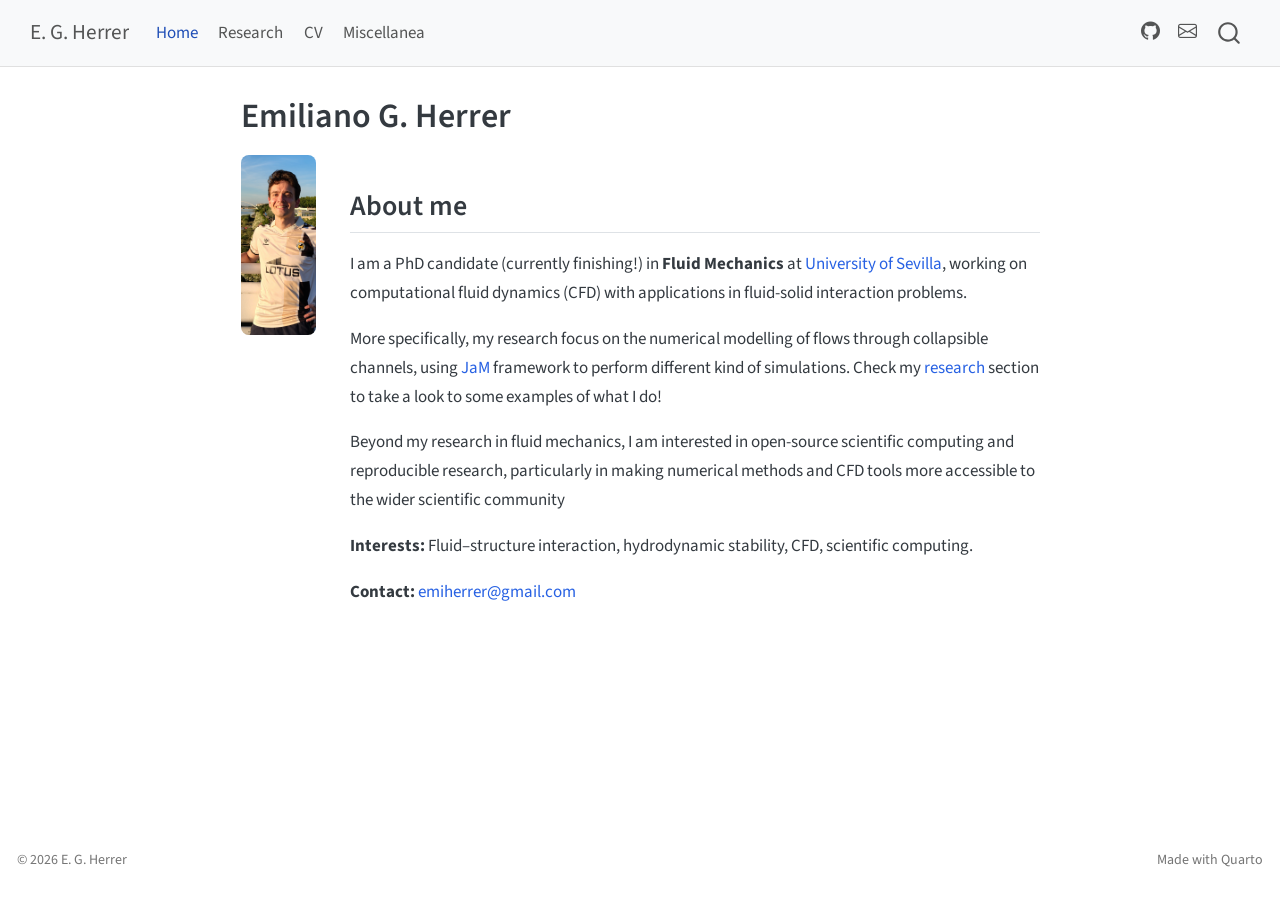
<file: index.html>
<!DOCTYPE html>
<html xmlns="http://www.w3.org/1999/xhtml" lang="en" xml:lang="en"><head>

<meta charset="utf-8">
<meta name="generator" content="quarto-1.11.9">

<meta name="viewport" content="width=device-width, initial-scale=1.0, user-scalable=yes">


<title>Emiliano G. Herrer – E. G. Herrer</title>
<style>
/* Default styles provided by pandoc.
** See https://pandoc.org/MANUAL.html#variables-for-html for config info.
*/
span.smallcaps{font-variant: small-caps;}
div.columns{display: flex; gap: 1.5em;}
div.column{flex: auto;}
@media screen {
div.columns{gap: min(4vw, 1.5em);}
div.column{overflow-x: auto;}
}
div.hanging-indent{margin-left: 1.5em; text-indent: -1.5em;}
ul.task-list{list-style: none;}
ul.task-list li input[type="checkbox"] {
  width: 0.8em;
  margin: 0 0.8em 0.2em -1em; /* quarto-specific, see https://github.com/quarto-dev/quarto-cli/issues/4556 */ 
  vertical-align: middle;
}
</style>


<script src="site_libs/quarto-nav/quarto-nav.js"></script>
<script src="site_libs/quarto-nav/headroom.min.js"></script>
<script src="site_libs/clipboard/clipboard.min.js"></script>
<script src="site_libs/quarto-search/autocomplete.umd.js"></script>
<script src="site_libs/quarto-search/fuse.min.js"></script>
<script src="site_libs/quarto-search/quarto-search.js"></script>
<meta name="quarto:offset" content="./">
<script src="site_libs/quarto-html/quarto.js" type="module"></script>
<script src="site_libs/quarto-html/tabsets/tabsets.js" type="module"></script>
<script src="site_libs/quarto-html/scrollable-regions/scrollable-regions.js" type="module"></script>
<script src="site_libs/quarto-html/popper.min.js"></script>
<script src="site_libs/quarto-html/tippy.umd.min.js"></script>
<script src="site_libs/quarto-html/anchor.min.js"></script>
<link href="site_libs/quarto-html/tippy.css" rel="stylesheet">
<link href="site_libs/quarto-html/quarto-syntax-highlighting-63b5708e65d6cd79cd7618c58d0c21e7.css" rel="stylesheet" id="quarto-text-highlighting-styles">
<script src="site_libs/bootstrap/bootstrap.min.js"></script>
<link href="site_libs/bootstrap/bootstrap-icons.css" rel="stylesheet">
<link href="site_libs/bootstrap/bootstrap-8d3ad9c781c51ccd60b292c95058b2c2.min.css" rel="stylesheet" append-hash="true" id="quarto-bootstrap" data-mode="light">
<script id="quarto-search-options" type="application/json">{
  "location": "navbar",
  "copy-button": false,
  "collapse-after": 3,
  "panel-placement": "end",
  "type": "overlay",
  "limit": 50,
  "keyboard-shortcut": [
    "f",
    "/",
    "s"
  ],
  "show-item-context": false,
  "language": {
    "search-no-results-text": "No results",
    "search-matching-documents-text": "matching documents",
    "search-copy-link-title": "Copy link to search",
    "search-hide-matches-text": "Hide additional matches",
    "search-more-match-text": "more match in this document",
    "search-more-matches-text": "more matches in this document",
    "search-clear-button-title": "Clear",
    "search-text-placeholder": "",
    "search-detached-cancel-button-title": "Cancel",
    "search-submit-button-title": "Submit",
    "search-label": "Search"
  }
}</script>


<link rel="stylesheet" href="styles.css">
</head>

<body class="nav-fixed fullcontent quarto-light"><a id="quarto-skip-link" class="visually-hidden-focusable" href="#quarto-document-content">Skip to main content</a>

<div id="quarto-search-results"></div>
  <header id="quarto-header" class="headroom fixed-top">
    <nav class="navbar navbar-expand-lg " data-bs-theme="dark" aria-label="Site">
      <div class="navbar-container container-fluid">
      <div class="navbar-brand-container mx-auto">
    <a class="navbar-brand" href="./index.html">
    <span class="navbar-title">E. G. Herrer</span>
    </a>
  </div>
          <button class="navbar-toggler" type="button" data-bs-toggle="collapse" data-bs-target="#navbarCollapse" aria-controls="navbarCollapse" aria-expanded="false" aria-label="Toggle navigation" onclick="if (window.quartoToggleHeadroom) { window.quartoToggleHeadroom(); }">
  <span class="navbar-toggler-icon"></span>
</button>
          <div class="collapse navbar-collapse" id="navbarCollapse">
            <ul class="navbar-nav navbar-nav-scroll me-auto">
  <li class="nav-item">
    <a class="nav-link active" href="./index.html" aria-current="page"> 
<span class="menu-text">Home</span></a>
  </li>  
  <li class="nav-item">
    <a class="nav-link" href="./research.html"> 
<span class="menu-text">Research</span></a>
  </li>  
  <li class="nav-item">
    <a class="nav-link" href="./cv.html"> 
<span class="menu-text">CV</span></a>
  </li>  
  <li class="nav-item">
    <a class="nav-link" href="./miscellanea.html"> 
<span class="menu-text">Miscellanea</span></a>
  </li>  
</ul>
            <ul class="navbar-nav navbar-nav-scroll ms-auto">
  <li class="nav-item compact">
    <a class="nav-link" href="https://github.com/emgonzher"> <i class="bi bi-github" role="img">
</i> 
<span class="menu-text"></span></a>
  </li>  
  <li class="nav-item compact">
    <a class="nav-link" href="mailto:emiherrer@gmail.com"> <i class="bi bi-envelope" role="img">
</i> 
<span class="menu-text"></span></a>
  </li>  
</ul>
          </div> <!-- /navcollapse -->
            <div class="quarto-navbar-tools">
</div>
            <div id="quarto-search" class="" title="Search"></div>
      </div> <!-- /container-fluid -->
    </nav>
</header>
<!-- content -->
<div id="quarto-content" class="quarto-container page-columns page-rows-contents page-layout-article page-navbar">
<!-- sidebar -->
<!-- margin-sidebar -->
    
<!-- main -->
<main class="content" id="quarto-document-content" tabindex="-1">

<header id="title-block-header" class="quarto-title-block default">
<div class="quarto-title">
<h1 class="title">Emiliano G. Herrer</h1>
</div>



<div class="quarto-title-meta">

    
  
    
  </div>
  


</header>


<div class="profile-section">
<p><img src="images/profile.jpg" class="profile-photo img-fluid" alt="Profile photo"></p>
<section id="about-me" class="level2">
<h2 class="anchored" data-anchor-id="about-me">About me</h2>
<p>I am a PhD candidate (currently finishing!) in <strong>Fluid Mechanics</strong> at <a href="https://www.us.es/">University of Sevilla</a>, working on computational fluid dynamics (CFD) with applications in fluid-solid interaction problems.</p>
<p>More specifically, my research focus on the numerical modelling of flows through collapsible channels, using <a href="https://miguelherrada.github.io/JAM/index.html">JaM</a> framework to perform different kind of simulations. Check my <a href="./research.html">research</a> section to take a look to some examples of what I do!</p>
<p>Beyond my research in fluid mechanics, I am interested in open-source scientific computing and reproducible research, particularly in making numerical methods and CFD tools more accessible to the wider scientific community</p>
<p><strong>Interests:</strong> Fluid–structure interaction, hydrodynamic stability, CFD, scientific computing.</p>
<p><strong>Contact:</strong> <a href="mailto:emiherrer@gmail.com">emiherrer@gmail.com</a></p>
</section>
<!--
:::

## Publications

::: {.pub-entry}
[ E. G. Herrer]{.pub-authors},  M. A. Herrada., A. M. Gañán-Calvo, P. S. Stewart. 
[**Stability of finite-length collapsible channel flow to spanwise perturbations**]{.pub-title}. 
[*Physic of Fluids*, 36, 124105 (2024).]{.pub-venue}  
[[PDF]](https://pubs.aip.org/aip/pof/article-pdf/doi/10.1063/5.0237604/20279061/124105_1_5.0237604.pdf) [[DOI]](https://doi.org/10.1063/5.0237604) 
:::

See all publications on the [Research](research.qmd) page.

-->


</div>

</main> <!-- /main -->
<script id="quarto-html-after-body" type="application/javascript">
  window.document.addEventListener("DOMContentLoaded", function (event) {
    const icon = "";
    const anchorJS = new window.AnchorJS();
    anchorJS.options = {
      placement: 'right',
      icon: icon
    };
    anchorJS.add('.anchored');
    const isCodeAnnotation = (el) => {
      for (const clz of el.classList) {
        if (clz.startsWith('code-annotation-')) {                     
          return true;
        }
      }
      return false;
    }
    const onCopySuccess = function(e) {
      // button target
      const button = e.trigger;
      // don't keep focus
      button.blur();
      // flash "checked"
      button.classList.add('code-copy-button-checked');
      var currentTitle = button.getAttribute("title");
      button.setAttribute("title", "Copied!");
      let tooltip;
      if (window.bootstrap) {
        button.setAttribute("data-bs-toggle", "tooltip");
        button.setAttribute("data-bs-placement", "left");
        button.setAttribute("data-bs-title", "Copied!");
        tooltip = new bootstrap.Tooltip(button, 
          { trigger: "manual", 
            customClass: "code-copy-button-tooltip",
            offset: [0, -8]});
        tooltip.show();    
      }
      setTimeout(function() {
        if (tooltip) {
          tooltip.hide();
          button.removeAttribute("data-bs-title");
          button.removeAttribute("data-bs-toggle");
          button.removeAttribute("data-bs-placement");
        }
        button.setAttribute("title", currentTitle);
        button.classList.remove('code-copy-button-checked');
      }, 1000);
      // clear code selection
      e.clearSelection();
    }
    const getTextToCopy = function(trigger) {
      const outerScaffold = trigger.parentElement.cloneNode(true);
      const codeEl = outerScaffold.querySelector('code');
      for (const childEl of codeEl.children) {
        if (isCodeAnnotation(childEl)) {
          childEl.remove();
        }
      }
      return codeEl.innerText;
    }
    const clipboard = new window.ClipboardJS('.code-copy-button:not([data-in-quarto-modal])', {
      text: getTextToCopy
    });
    clipboard.on('success', onCopySuccess);
    if (window.document.getElementById('quarto-embedded-source-code-modal')) {
      const clipboardModal = new window.ClipboardJS('.code-copy-button[data-in-quarto-modal]', {
        text: getTextToCopy,
        container: window.document.getElementById('quarto-embedded-source-code-modal')
      });
      clipboardModal.on('success', onCopySuccess);
    }
      var localhostRegex = new RegExp(/^(?:http|https):\/\/localhost\:?[0-9]*\//);
      var mailtoRegex = new RegExp(/^mailto:/);
        var filterRegex = new RegExp("https:\/\/emgonzher\.github\.io\/");
      var isInternal = (href) => {
          return filterRegex.test(href) || localhostRegex.test(href) || mailtoRegex.test(href);
      }
      // Inspect non-navigation links and adorn them if external
      window.quartoDecorateExternalLinks = function (root) {
     var links = (root || window.document).querySelectorAll('a[href]:not(.nav-link):not(.navbar-brand):not(.toc-action):not(.sidebar-link):not(.sidebar-item-toggle):not(.pagination-link):not(.no-external):not([aria-hidden]):not(.dropdown-item):not(.quarto-navigation-tool):not(.about-link)');
      for (var i=0; i<links.length; i++) {
        const link = links[i];
        if (!isInternal(link.href)) {
          // undo the damage that might have been done by quarto-nav.js in the case of
          // links that we want to consider external
          if (link.dataset.originalHref !== undefined) {
            link.href = link.dataset.originalHref;
          }
          if (!link.classList.contains('no-external-icon')) {
          }
        }
      }
      };
      window.quartoDecorateExternalLinks(window.document);
    // Esc closes the popup (WCAG 1.4.13) and focus leaving both trigger and
    // popup closes it (WCAG 2.4.11); tippy handles neither for interactive popups.
    const hideOnEscAndFocusOut = {
      name: 'hideOnEscAndFocusOut',
      defaultValue: true,
      fn(instance) {
        const dismiss = () => {
          // A show scheduled by the trigger delay would otherwise reopen it
          instance.clearDelayTimeouts();
          instance.hide();
        };
        const onKeyDown = (event) => {
          if (event.key !== 'Escape') {
            return;
          }
          // Keep Esc from also reaching page handlers (e.g. reveal.js overview),
          // except an open reveal.js slide menu, which Esc should close too.
          // The menu handles keys only when its keyboard option is on.
          const menuHandlesEsc = window.Reveal?.getPlugin?.('menu')?.isOpen() &&
            window.Reveal.getConfig().menu?.keyboard !== false;
          if (!menuHandlesEsc) {
            event.stopPropagation();
          }
          if (instance.popper.contains(window.document.activeElement)) {
            // Disabled while refocusing so the focus trigger does not reopen it
            instance.disable();
            instance.reference.focus();
            instance.enable();
          }
          dismiss();
        };
        const onFocusOut = (event) => {
          const target = event.relatedTarget;
          if (target && !instance.reference.contains(target) &&
              !instance.popper.contains(target)) {
            dismiss();
          }
        };
        // On the trigger too: a click trigger (code-annotations: select) has no
        // blur handling. Attached for the instance's lifetime so leaving the
        // trigger also cancels a show still pending on the trigger delay.
        instance.reference.addEventListener('focusout', onFocusOut);
        return {
          onShow() {
            window.document.addEventListener('keydown', onKeyDown, true);
            instance.popper.addEventListener('focusout', onFocusOut);
          },
          onHide() {
            window.document.removeEventListener('keydown', onKeyDown, true);
            instance.popper.removeEventListener('focusout', onFocusOut);
          },
          onDestroy() {
            instance.reference.removeEventListener('focusout', onFocusOut);
          },
        };
      },
    };
    function tippyHover(el, contentFn, onTriggerFn, onUntriggerFn) {
      const config = {
        allowHTML: true,
        maxWidth: 500,
        delay: 100,
        arrow: false,
        appendTo: function(el) {
            return el.parentElement;
        },
        interactive: true,
        interactiveBorder: 10,
        theme: 'quarto',
        placement: 'bottom-start',
        plugins: [hideOnEscAndFocusOut],
      };
      if (contentFn) {
        config.content = contentFn;
      }
      if (onTriggerFn) {
        config.onTrigger = onTriggerFn;
      }
      if (onUntriggerFn) {
        config.onUntrigger = onUntriggerFn;
      }
      window.tippy(el, config); 
    }
    const noterefs = window.document.querySelectorAll('a[role="doc-noteref"]');
    for (var i=0; i<noterefs.length; i++) {
      const ref = noterefs[i];
      tippyHover(ref, function() {
        // use id or data attribute instead here
        let href = ref.getAttribute('data-footnote-href') || ref.getAttribute('href');
        try { href = new URL(href).hash; } catch {}
        const id = href.replace(/^#\/?/, "");
        const note = window.document.getElementById(id);
        if (note) {
          return note.innerHTML;
        } else {
          return "";
        }
      });
    }
    const xrefs = window.document.querySelectorAll('a.quarto-xref');
    const processXRef = (id, note) => {
      // Strip column container classes
      const stripColumnClz = (el) => {
        el.classList.remove("page-full", "page-columns");
        if (el.children) {
          for (const child of el.children) {
            stripColumnClz(child);
          }
        }
      }
      stripColumnClz(note)
      if (id === null || id.startsWith('sec-')) {
        // Special case sections, only their first couple elements
        const container = document.createElement("div");
        if (note.children && note.children.length > 2) {
          container.appendChild(note.children[0].cloneNode(true));
          for (let i = 1; i < note.children.length; i++) {
            const child = note.children[i];
            if (child.tagName === "P" && child.innerText === "") {
              continue;
            } else {
              container.appendChild(child.cloneNode(true));
              break;
            }
          }
          if (window.Quarto?.typesetMath) {
            window.Quarto.typesetMath(container);
          }
          return container.innerHTML
        } else {
          if (window.Quarto?.typesetMath) {
            window.Quarto.typesetMath(note);
          }
          return note.innerHTML;
        }
      } else {
        // Remove any anchor links if they are present
        const anchorLink = note.querySelector('a.anchorjs-link');
        if (anchorLink) {
          anchorLink.remove();
        }
        if (window.Quarto?.typesetMath) {
          window.Quarto.typesetMath(note);
        }
        if (note.classList.contains("callout")) {
          return note.outerHTML;
        } else {
          return note.innerHTML;
        }
      }
    }
    for (var i=0; i<xrefs.length; i++) {
      const xref = xrefs[i];
      tippyHover(xref, undefined, function(instance) {
        instance.disable();
        let url = xref.getAttribute('href');
        let hash = undefined; 
        if (url.startsWith('#')) {
          hash = url;
        } else {
          try { hash = new URL(url).hash; } catch {}
        }
        if (hash) {
          const id = hash.replace(/^#\/?/, "");
          const note = window.document.getElementById(id);
          if (note !== null) {
            try {
              const html = processXRef(id, note.cloneNode(true));
              instance.setContent(html);
            } finally {
              instance.enable();
              instance.show();
            }
          } else {
            // See if we can fetch this
            fetch(url.split('#')[0])
            .then(res => res.text())
            .then(html => {
              const parser = new DOMParser();
              const htmlDoc = parser.parseFromString(html, "text/html");
              const note = htmlDoc.getElementById(id);
              if (note !== null) {
                const html = processXRef(id, note);
                instance.setContent(html);
              } 
            }).finally(() => {
              instance.enable();
              instance.show();
            });
          }
        } else {
          // See if we can fetch a full url (with no hash to target)
          // This is a special case and we should probably do some content thinning / targeting
          fetch(url)
          .then(res => res.text())
          .then(html => {
            const parser = new DOMParser();
            const htmlDoc = parser.parseFromString(html, "text/html");
            const note = htmlDoc.querySelector('main.content');
            if (note !== null) {
              // This should only happen for chapter cross references
              // (since there is no id in the URL)
              // remove the first header
              if (note.children.length > 0 && note.children[0].tagName === "HEADER") {
                note.children[0].remove();
              }
              const html = processXRef(null, note);
              instance.setContent(html);
            } 
          }).finally(() => {
            instance.enable();
            instance.show();
          });
        }
      }, function(instance) {
      });
    }
        let selectedAnnoteEl;
        const selectorForAnnotation = ( cell, annotation) => {
          let cellAttr = 'data-code-cell="' + cell + '"';
          let lineAttr = 'data-code-annotation="' +  annotation + '"';
          const selector = 'span[' + cellAttr + '][' + lineAttr + ']';
          return selector;
        }
        const selectCodeLines = (annoteEl) => {
          const doc = window.document;
          const targetCell = annoteEl.getAttribute("data-target-cell");
          const targetAnnotation = annoteEl.getAttribute("data-target-annotation");
          const annoteSpan = window.document.querySelector(selectorForAnnotation(targetCell, targetAnnotation));
          const lines = annoteSpan.getAttribute("data-code-lines").split(",");
          const lineIds = lines.map((line) => {
            return targetCell + "-" + line;
          })
          // Each band is positioned against its own containing block, which is
          // not the offsetParent of the lines, so place it from client rects.
          const placeBand = (band, firstEl, lastEl, codeBlock) => {
            const container = band.offsetParent;
            if (container === null) {
              return;
            }
            const containerRect = container.getBoundingClientRect();
            // Reveal.js scales slides with a transform, so convert client
            // pixels back to the CSS pixels of the container.
            const scale = containerRect.height / container.offsetHeight || 1;
            const firstRect = firstEl.getBoundingClientRect();
            const lastRect = lastEl.getBoundingClientRect();
            const top = (firstRect.top - containerRect.top) / scale - container.clientTop + container.scrollTop;
            const height = (lastRect.bottom - firstRect.top) / scale;
            band.style.top = top - 2 + "px";
            band.style.height = height + 4 + "px";
            if (codeBlock) {
              // Without the copy button wrapper, the containing block is wider
              // than the code block, so span the code block explicitly.
              const blockRect = codeBlock.getBoundingClientRect();
              band.style.left = (blockRect.left - containerRect.left) / scale - container.clientLeft + container.scrollLeft + "px";
              band.style.width = blockRect.width / scale + "px";
            }
          };
          if (lineIds.length > 0) {
            const el = window.document.getElementById(lineIds[0]);
            const lastEl = window.document.getElementById(lineIds[lineIds.length - 1]);
            const parent = el.parentElement.parentElement;
            // cook up a div (if necessary) and position it
            let div = window.document.getElementById("code-annotation-line-highlight");
            if (div === null) {
              div = window.document.createElement("div");
              div.setAttribute("id", "code-annotation-line-highlight");
              div.style.position = 'absolute';
              parent.appendChild(div);
            }
            placeBand(div, el, lastEl, parent.closest("div.sourceCode") || parent);
            let gutterDiv = window.document.getElementById("code-annotation-line-highlight-gutter");
            if (gutterDiv === null) {
              gutterDiv = window.document.createElement("div");
              gutterDiv.setAttribute("id", "code-annotation-line-highlight-gutter");
              gutterDiv.style.position = 'absolute';
              const codeCell = window.document.getElementById(targetCell);
              const gutter = codeCell.querySelector('.code-annotation-gutter');
              gutter.appendChild(gutterDiv);
            }
            placeBand(gutterDiv, el, lastEl);
            selectedAnnoteEl = annoteEl;
          }
        };
        const unselectCodeLines = () => {
          const elementsIds = ["code-annotation-line-highlight", "code-annotation-line-highlight-gutter"];
          elementsIds.forEach((elId) => {
            const div = window.document.getElementById(elId);
            if (div) {
              div.remove();
            }
          });
          selectedAnnoteEl = undefined;
        };
          // Handle positioning of the toggle
      window.addEventListener(
        "resize",
        throttle(() => {
          elRect = undefined;
          if (selectedAnnoteEl) {
            selectCodeLines(selectedAnnoteEl);
          }
        }, 10)
      );
      function throttle(fn, ms) {
      let throttle = false;
      let timer;
        return (...args) => {
          if(!throttle) { // first call gets through
              fn.apply(this, args);
              throttle = true;
          } else { // all the others get throttled
              if(timer) clearTimeout(timer); // cancel #2
              timer = setTimeout(() => {
                fn.apply(this, args);
                timer = throttle = false;
              }, ms);
          }
        };
      }
        // Attach click handler to the DT
        const annoteDls = window.document.querySelectorAll('dt[data-target-cell]');
        for (const annoteDlNode of annoteDls) {
          annoteDlNode.addEventListener('click', (event) => {
            const clickedEl = event.target;
            if (clickedEl !== selectedAnnoteEl) {
              unselectCodeLines();
              const activeEl = window.document.querySelector('dt[data-target-cell].code-annotation-active');
              if (activeEl) {
                activeEl.classList.remove('code-annotation-active');
              }
              selectCodeLines(clickedEl);
              clickedEl.classList.add('code-annotation-active');
            } else {
              // Unselect the line
              unselectCodeLines();
              clickedEl.classList.remove('code-annotation-active');
            }
          });
        }
    const findCites = (el) => {
      const parentEl = el.parentElement;
      if (parentEl) {
        const cites = parentEl.dataset.cites;
        if (cites) {
          return {
            el,
            cites: cites.split(' ')
          };
        } else {
          return findCites(el.parentElement)
        }
      } else {
        return undefined;
      }
    };
    var bibliorefs = window.document.querySelectorAll('a[role="doc-biblioref"]');
    for (var i=0; i<bibliorefs.length; i++) {
      const ref = bibliorefs[i];
      const citeInfo = findCites(ref);
      if (citeInfo) {
        tippyHover(citeInfo.el, function() {
          var popup = window.document.createElement('div');
          citeInfo.cites.forEach(function(cite) {
            var citeDiv = window.document.createElement('div');
            citeDiv.classList.add('hanging-indent');
            citeDiv.classList.add('csl-entry');
            var biblioDiv = window.document.getElementById('ref-' + cite);
            if (biblioDiv) {
              citeDiv.innerHTML = biblioDiv.innerHTML;
            }
            popup.appendChild(citeDiv);
          });
          return popup.innerHTML;
        });
      }
    }
  });
  </script>
  <script type="application/javascript">
  window.quartoScrollableRegionsLabels = {"code":"Scrollable code","output":"Scrollable output"};
  </script>
</div> <!-- /content -->
<footer class="footer">
  <div class="nav-footer">
    <div class="nav-footer-left">
<p>© 2026 E. G. Herrer</p>
</div>   
    <div class="nav-footer-center">
      &nbsp;
    </div>
    <div class="nav-footer-right">
<p>Made with <a href="https://quarto.org">Quarto</a></p>
</div>
  </div>
</footer>




</body></html>
</file>
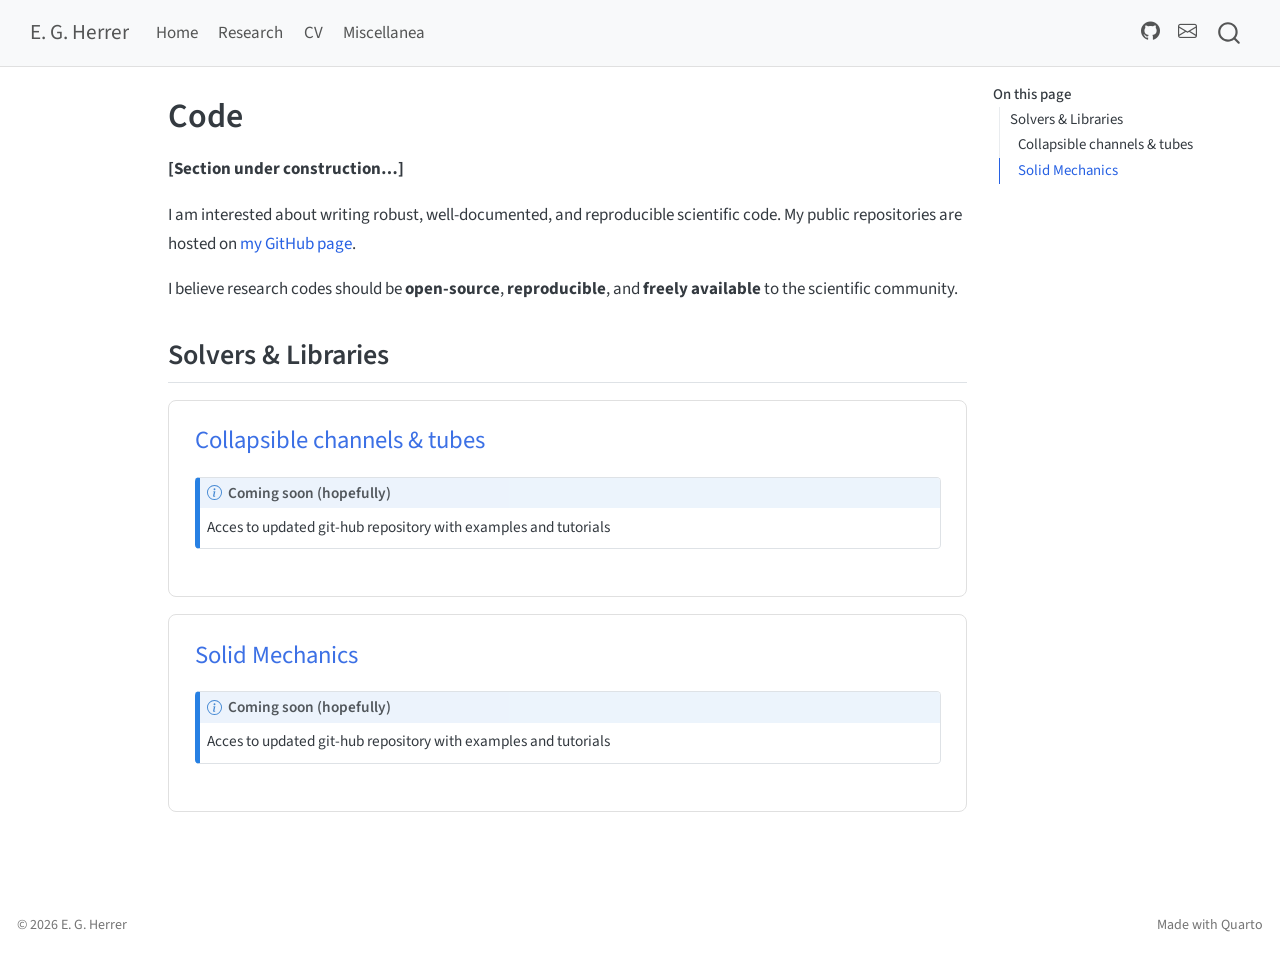
<file: code.html>
<!DOCTYPE html>
<html xmlns="http://www.w3.org/1999/xhtml" lang="en" xml:lang="en"><head>

<meta charset="utf-8">
<meta name="generator" content="quarto-1.11.9">

<meta name="viewport" content="width=device-width, initial-scale=1.0, user-scalable=yes">


<title>Code – E. G. Herrer</title>
<style>
/* Default styles provided by pandoc.
** See https://pandoc.org/MANUAL.html#variables-for-html for config info.
*/
span.smallcaps{font-variant: small-caps;}
div.columns{display: flex; gap: 1.5em;}
div.column{flex: auto;}
@media screen {
div.columns{gap: min(4vw, 1.5em);}
div.column{overflow-x: auto;}
}
div.hanging-indent{margin-left: 1.5em; text-indent: -1.5em;}
ul.task-list{list-style: none;}
ul.task-list li input[type="checkbox"] {
  width: 0.8em;
  margin: 0 0.8em 0.2em -1em; /* quarto-specific, see https://github.com/quarto-dev/quarto-cli/issues/4556 */ 
  vertical-align: middle;
}
</style>


<script src="site_libs/quarto-nav/quarto-nav.js"></script>
<script src="site_libs/quarto-nav/headroom.min.js"></script>
<script src="site_libs/clipboard/clipboard.min.js"></script>
<script src="site_libs/quarto-search/autocomplete.umd.js"></script>
<script src="site_libs/quarto-search/fuse.min.js"></script>
<script src="site_libs/quarto-search/quarto-search.js"></script>
<meta name="quarto:offset" content="./">
<script src="site_libs/quarto-html/quarto.js" type="module"></script>
<script src="site_libs/quarto-html/tabsets/tabsets.js" type="module"></script>
<script src="site_libs/quarto-html/scrollable-regions/scrollable-regions.js" type="module"></script>
<script src="site_libs/quarto-html/popper.min.js"></script>
<script src="site_libs/quarto-html/tippy.umd.min.js"></script>
<script src="site_libs/quarto-html/anchor.min.js"></script>
<link href="site_libs/quarto-html/tippy.css" rel="stylesheet">
<link href="site_libs/quarto-html/quarto-syntax-highlighting-63b5708e65d6cd79cd7618c58d0c21e7.css" rel="stylesheet" id="quarto-text-highlighting-styles">
<script src="site_libs/bootstrap/bootstrap.min.js"></script>
<link href="site_libs/bootstrap/bootstrap-icons.css" rel="stylesheet">
<link href="site_libs/bootstrap/bootstrap-8d3ad9c781c51ccd60b292c95058b2c2.min.css" rel="stylesheet" append-hash="true" id="quarto-bootstrap" data-mode="light">
<script id="quarto-search-options" type="application/json">{
  "location": "navbar",
  "copy-button": false,
  "collapse-after": 3,
  "panel-placement": "end",
  "type": "overlay",
  "limit": 50,
  "keyboard-shortcut": [
    "f",
    "/",
    "s"
  ],
  "show-item-context": false,
  "language": {
    "search-no-results-text": "No results",
    "search-matching-documents-text": "matching documents",
    "search-copy-link-title": "Copy link to search",
    "search-hide-matches-text": "Hide additional matches",
    "search-more-match-text": "more match in this document",
    "search-more-matches-text": "more matches in this document",
    "search-clear-button-title": "Clear",
    "search-text-placeholder": "",
    "search-detached-cancel-button-title": "Cancel",
    "search-submit-button-title": "Submit",
    "search-label": "Search"
  }
}</script>


<link rel="stylesheet" href="styles.css">
</head>

<body class="nav-fixed quarto-light"><a id="quarto-skip-link" class="visually-hidden-focusable" href="#quarto-document-content">Skip to main content</a>

<div id="quarto-search-results"></div>
  <header id="quarto-header" class="headroom fixed-top">
    <nav class="navbar navbar-expand-lg " data-bs-theme="dark" aria-label="Site">
      <div class="navbar-container container-fluid">
      <div class="navbar-brand-container mx-auto">
    <a class="navbar-brand" href="./index.html">
    <span class="navbar-title">E. G. Herrer</span>
    </a>
  </div>
          <button class="navbar-toggler" type="button" data-bs-toggle="collapse" data-bs-target="#navbarCollapse" aria-controls="navbarCollapse" aria-expanded="false" aria-label="Toggle navigation" onclick="if (window.quartoToggleHeadroom) { window.quartoToggleHeadroom(); }">
  <span class="navbar-toggler-icon"></span>
</button>
          <div class="collapse navbar-collapse" id="navbarCollapse">
            <ul class="navbar-nav navbar-nav-scroll me-auto">
  <li class="nav-item">
    <a class="nav-link" href="./index.html"> 
<span class="menu-text">Home</span></a>
  </li>  
  <li class="nav-item">
    <a class="nav-link" href="./research.html"> 
<span class="menu-text">Research</span></a>
  </li>  
  <li class="nav-item">
    <a class="nav-link" href="./cv.html"> 
<span class="menu-text">CV</span></a>
  </li>  
  <li class="nav-item">
    <a class="nav-link" href="./miscellanea.html"> 
<span class="menu-text">Miscellanea</span></a>
  </li>  
</ul>
            <ul class="navbar-nav navbar-nav-scroll ms-auto">
  <li class="nav-item compact">
    <a class="nav-link" href="https://github.com/emgonzher"> <i class="bi bi-github" role="img">
</i> 
<span class="menu-text"></span></a>
  </li>  
  <li class="nav-item compact">
    <a class="nav-link" href="mailto:emiherrer@gmail.com"> <i class="bi bi-envelope" role="img">
</i> 
<span class="menu-text"></span></a>
  </li>  
</ul>
          </div> <!-- /navcollapse -->
            <div class="quarto-navbar-tools">
</div>
            <div id="quarto-search" class="" title="Search"></div>
      </div> <!-- /container-fluid -->
    </nav>
</header>
<!-- content -->
<div id="quarto-content" class="quarto-container page-columns page-rows-contents page-layout-article page-navbar">
<!-- sidebar -->
<!-- margin-sidebar -->
    <div id="quarto-margin-sidebar" class="sidebar margin-sidebar">
        <nav id="TOC" role="doc-toc" aria-labelledby="toc-title" class="toc-active">
    <h2 id="toc-title">On this page</h2>
   
  <ul>
  <li><a href="#solvers-libraries" id="toc-solvers-libraries" class="nav-link active" data-scroll-target="#solvers-libraries">Solvers &amp; Libraries</a>
  <ul class="collapse">
  <li><a href="#collapsible-channels-tubes" id="toc-collapsible-channels-tubes" class="nav-link" data-scroll-target="#collapsible-channels-tubes">Collapsible channels &amp; tubes</a></li>
  <li><a href="#solid-mechanics" id="toc-solid-mechanics" class="nav-link" data-scroll-target="#solid-mechanics">Solid Mechanics</a></li>
  </ul></li>
  </ul>
</nav>
    </div>
<!-- main -->
<main class="content" id="quarto-document-content" tabindex="-1">

<header id="title-block-header" class="quarto-title-block default">
<div class="quarto-title">
<h1 class="title">Code</h1>
</div>



<div class="quarto-title-meta">

    
  
    
  </div>
  


</header>


<p><strong>[Section under construction…]</strong></p>
<p>I am interested about writing robust, well-documented, and reproducible scientific code. My public repositories are hosted on <a href="https://github.com/emgonzher">my GitHub page</a>.</p>
<p>I believe research codes should be <strong>open-source</strong>, <strong>reproducible</strong>, and <strong>freely available</strong> to the scientific community.</p>
<section id="solvers-libraries" class="level2">
<h2 class="anchored" data-anchor-id="solvers-libraries">Solvers &amp; Libraries</h2>
<section id="collapsible-channels-tubes" class="level3 project-card">
<h3 class="anchored" data-anchor-id="collapsible-channels-tubes"><a href="https://github.com/your-username/project1">Collapsible channels &amp; tubes</a></h3>
<div class="callout callout-style-default callout-note callout-titled">
<div class="callout-header d-flex align-content-center">
<div class="callout-icon-container">
<i class="callout-icon"></i>
</div>
<div class="callout-title-container flex-fill">
<span class="screen-reader-only">Note</span>Coming soon (hopefully)
</div>
</div>
<div class="callout-body-container callout-body">
<p>Acces to updated git-hub repository with examples and tutorials</p>
</div>
</div>
</section>
<section id="solid-mechanics" class="level3 project-card">
<h3 class="anchored" data-anchor-id="solid-mechanics"><a href="https://github.com/your-username/project2">Solid Mechanics</a></h3>
<div class="callout callout-style-default callout-note callout-titled">
<div class="callout-header d-flex align-content-center">
<div class="callout-icon-container">
<i class="callout-icon"></i>
</div>
<div class="callout-title-container flex-fill">
<span class="screen-reader-only">Note</span>Coming soon (hopefully)
</div>
</div>
<div class="callout-body-container callout-body">
<p>Acces to updated git-hub repository with examples and tutorials</p>
</div>
</div>
</section>


</section>

</main> <!-- /main -->
<script id="quarto-html-after-body" type="application/javascript">
  window.document.addEventListener("DOMContentLoaded", function (event) {
    const icon = "";
    const anchorJS = new window.AnchorJS();
    anchorJS.options = {
      placement: 'right',
      icon: icon
    };
    anchorJS.add('.anchored');
    const isCodeAnnotation = (el) => {
      for (const clz of el.classList) {
        if (clz.startsWith('code-annotation-')) {                     
          return true;
        }
      }
      return false;
    }
    const onCopySuccess = function(e) {
      // button target
      const button = e.trigger;
      // don't keep focus
      button.blur();
      // flash "checked"
      button.classList.add('code-copy-button-checked');
      var currentTitle = button.getAttribute("title");
      button.setAttribute("title", "Copied!");
      let tooltip;
      if (window.bootstrap) {
        button.setAttribute("data-bs-toggle", "tooltip");
        button.setAttribute("data-bs-placement", "left");
        button.setAttribute("data-bs-title", "Copied!");
        tooltip = new bootstrap.Tooltip(button, 
          { trigger: "manual", 
            customClass: "code-copy-button-tooltip",
            offset: [0, -8]});
        tooltip.show();    
      }
      setTimeout(function() {
        if (tooltip) {
          tooltip.hide();
          button.removeAttribute("data-bs-title");
          button.removeAttribute("data-bs-toggle");
          button.removeAttribute("data-bs-placement");
        }
        button.setAttribute("title", currentTitle);
        button.classList.remove('code-copy-button-checked');
      }, 1000);
      // clear code selection
      e.clearSelection();
    }
    const getTextToCopy = function(trigger) {
      const outerScaffold = trigger.parentElement.cloneNode(true);
      const codeEl = outerScaffold.querySelector('code');
      for (const childEl of codeEl.children) {
        if (isCodeAnnotation(childEl)) {
          childEl.remove();
        }
      }
      return codeEl.innerText;
    }
    const clipboard = new window.ClipboardJS('.code-copy-button:not([data-in-quarto-modal])', {
      text: getTextToCopy
    });
    clipboard.on('success', onCopySuccess);
    if (window.document.getElementById('quarto-embedded-source-code-modal')) {
      const clipboardModal = new window.ClipboardJS('.code-copy-button[data-in-quarto-modal]', {
        text: getTextToCopy,
        container: window.document.getElementById('quarto-embedded-source-code-modal')
      });
      clipboardModal.on('success', onCopySuccess);
    }
      var localhostRegex = new RegExp(/^(?:http|https):\/\/localhost\:?[0-9]*\//);
      var mailtoRegex = new RegExp(/^mailto:/);
        var filterRegex = new RegExp("https:\/\/emgonzher\.github\.io\/");
      var isInternal = (href) => {
          return filterRegex.test(href) || localhostRegex.test(href) || mailtoRegex.test(href);
      }
      // Inspect non-navigation links and adorn them if external
      window.quartoDecorateExternalLinks = function (root) {
     var links = (root || window.document).querySelectorAll('a[href]:not(.nav-link):not(.navbar-brand):not(.toc-action):not(.sidebar-link):not(.sidebar-item-toggle):not(.pagination-link):not(.no-external):not([aria-hidden]):not(.dropdown-item):not(.quarto-navigation-tool):not(.about-link)');
      for (var i=0; i<links.length; i++) {
        const link = links[i];
        if (!isInternal(link.href)) {
          // undo the damage that might have been done by quarto-nav.js in the case of
          // links that we want to consider external
          if (link.dataset.originalHref !== undefined) {
            link.href = link.dataset.originalHref;
          }
          if (!link.classList.contains('no-external-icon')) {
          }
        }
      }
      };
      window.quartoDecorateExternalLinks(window.document);
    // Esc closes the popup (WCAG 1.4.13) and focus leaving both trigger and
    // popup closes it (WCAG 2.4.11); tippy handles neither for interactive popups.
    const hideOnEscAndFocusOut = {
      name: 'hideOnEscAndFocusOut',
      defaultValue: true,
      fn(instance) {
        const dismiss = () => {
          // A show scheduled by the trigger delay would otherwise reopen it
          instance.clearDelayTimeouts();
          instance.hide();
        };
        const onKeyDown = (event) => {
          if (event.key !== 'Escape') {
            return;
          }
          // Keep Esc from also reaching page handlers (e.g. reveal.js overview),
          // except an open reveal.js slide menu, which Esc should close too.
          // The menu handles keys only when its keyboard option is on.
          const menuHandlesEsc = window.Reveal?.getPlugin?.('menu')?.isOpen() &&
            window.Reveal.getConfig().menu?.keyboard !== false;
          if (!menuHandlesEsc) {
            event.stopPropagation();
          }
          if (instance.popper.contains(window.document.activeElement)) {
            // Disabled while refocusing so the focus trigger does not reopen it
            instance.disable();
            instance.reference.focus();
            instance.enable();
          }
          dismiss();
        };
        const onFocusOut = (event) => {
          const target = event.relatedTarget;
          if (target && !instance.reference.contains(target) &&
              !instance.popper.contains(target)) {
            dismiss();
          }
        };
        // On the trigger too: a click trigger (code-annotations: select) has no
        // blur handling. Attached for the instance's lifetime so leaving the
        // trigger also cancels a show still pending on the trigger delay.
        instance.reference.addEventListener('focusout', onFocusOut);
        return {
          onShow() {
            window.document.addEventListener('keydown', onKeyDown, true);
            instance.popper.addEventListener('focusout', onFocusOut);
          },
          onHide() {
            window.document.removeEventListener('keydown', onKeyDown, true);
            instance.popper.removeEventListener('focusout', onFocusOut);
          },
          onDestroy() {
            instance.reference.removeEventListener('focusout', onFocusOut);
          },
        };
      },
    };
    function tippyHover(el, contentFn, onTriggerFn, onUntriggerFn) {
      const config = {
        allowHTML: true,
        maxWidth: 500,
        delay: 100,
        arrow: false,
        appendTo: function(el) {
            return el.parentElement;
        },
        interactive: true,
        interactiveBorder: 10,
        theme: 'quarto',
        placement: 'bottom-start',
        plugins: [hideOnEscAndFocusOut],
      };
      if (contentFn) {
        config.content = contentFn;
      }
      if (onTriggerFn) {
        config.onTrigger = onTriggerFn;
      }
      if (onUntriggerFn) {
        config.onUntrigger = onUntriggerFn;
      }
      window.tippy(el, config); 
    }
    const noterefs = window.document.querySelectorAll('a[role="doc-noteref"]');
    for (var i=0; i<noterefs.length; i++) {
      const ref = noterefs[i];
      tippyHover(ref, function() {
        // use id or data attribute instead here
        let href = ref.getAttribute('data-footnote-href') || ref.getAttribute('href');
        try { href = new URL(href).hash; } catch {}
        const id = href.replace(/^#\/?/, "");
        const note = window.document.getElementById(id);
        if (note) {
          return note.innerHTML;
        } else {
          return "";
        }
      });
    }
    const xrefs = window.document.querySelectorAll('a.quarto-xref');
    const processXRef = (id, note) => {
      // Strip column container classes
      const stripColumnClz = (el) => {
        el.classList.remove("page-full", "page-columns");
        if (el.children) {
          for (const child of el.children) {
            stripColumnClz(child);
          }
        }
      }
      stripColumnClz(note)
      if (id === null || id.startsWith('sec-')) {
        // Special case sections, only their first couple elements
        const container = document.createElement("div");
        if (note.children && note.children.length > 2) {
          container.appendChild(note.children[0].cloneNode(true));
          for (let i = 1; i < note.children.length; i++) {
            const child = note.children[i];
            if (child.tagName === "P" && child.innerText === "") {
              continue;
            } else {
              container.appendChild(child.cloneNode(true));
              break;
            }
          }
          if (window.Quarto?.typesetMath) {
            window.Quarto.typesetMath(container);
          }
          return container.innerHTML
        } else {
          if (window.Quarto?.typesetMath) {
            window.Quarto.typesetMath(note);
          }
          return note.innerHTML;
        }
      } else {
        // Remove any anchor links if they are present
        const anchorLink = note.querySelector('a.anchorjs-link');
        if (anchorLink) {
          anchorLink.remove();
        }
        if (window.Quarto?.typesetMath) {
          window.Quarto.typesetMath(note);
        }
        if (note.classList.contains("callout")) {
          return note.outerHTML;
        } else {
          return note.innerHTML;
        }
      }
    }
    for (var i=0; i<xrefs.length; i++) {
      const xref = xrefs[i];
      tippyHover(xref, undefined, function(instance) {
        instance.disable();
        let url = xref.getAttribute('href');
        let hash = undefined; 
        if (url.startsWith('#')) {
          hash = url;
        } else {
          try { hash = new URL(url).hash; } catch {}
        }
        if (hash) {
          const id = hash.replace(/^#\/?/, "");
          const note = window.document.getElementById(id);
          if (note !== null) {
            try {
              const html = processXRef(id, note.cloneNode(true));
              instance.setContent(html);
            } finally {
              instance.enable();
              instance.show();
            }
          } else {
            // See if we can fetch this
            fetch(url.split('#')[0])
            .then(res => res.text())
            .then(html => {
              const parser = new DOMParser();
              const htmlDoc = parser.parseFromString(html, "text/html");
              const note = htmlDoc.getElementById(id);
              if (note !== null) {
                const html = processXRef(id, note);
                instance.setContent(html);
              } 
            }).finally(() => {
              instance.enable();
              instance.show();
            });
          }
        } else {
          // See if we can fetch a full url (with no hash to target)
          // This is a special case and we should probably do some content thinning / targeting
          fetch(url)
          .then(res => res.text())
          .then(html => {
            const parser = new DOMParser();
            const htmlDoc = parser.parseFromString(html, "text/html");
            const note = htmlDoc.querySelector('main.content');
            if (note !== null) {
              // This should only happen for chapter cross references
              // (since there is no id in the URL)
              // remove the first header
              if (note.children.length > 0 && note.children[0].tagName === "HEADER") {
                note.children[0].remove();
              }
              const html = processXRef(null, note);
              instance.setContent(html);
            } 
          }).finally(() => {
            instance.enable();
            instance.show();
          });
        }
      }, function(instance) {
      });
    }
        let selectedAnnoteEl;
        const selectorForAnnotation = ( cell, annotation) => {
          let cellAttr = 'data-code-cell="' + cell + '"';
          let lineAttr = 'data-code-annotation="' +  annotation + '"';
          const selector = 'span[' + cellAttr + '][' + lineAttr + ']';
          return selector;
        }
        const selectCodeLines = (annoteEl) => {
          const doc = window.document;
          const targetCell = annoteEl.getAttribute("data-target-cell");
          const targetAnnotation = annoteEl.getAttribute("data-target-annotation");
          const annoteSpan = window.document.querySelector(selectorForAnnotation(targetCell, targetAnnotation));
          const lines = annoteSpan.getAttribute("data-code-lines").split(",");
          const lineIds = lines.map((line) => {
            return targetCell + "-" + line;
          })
          // Each band is positioned against its own containing block, which is
          // not the offsetParent of the lines, so place it from client rects.
          const placeBand = (band, firstEl, lastEl, codeBlock) => {
            const container = band.offsetParent;
            if (container === null) {
              return;
            }
            const containerRect = container.getBoundingClientRect();
            // Reveal.js scales slides with a transform, so convert client
            // pixels back to the CSS pixels of the container.
            const scale = containerRect.height / container.offsetHeight || 1;
            const firstRect = firstEl.getBoundingClientRect();
            const lastRect = lastEl.getBoundingClientRect();
            const top = (firstRect.top - containerRect.top) / scale - container.clientTop + container.scrollTop;
            const height = (lastRect.bottom - firstRect.top) / scale;
            band.style.top = top - 2 + "px";
            band.style.height = height + 4 + "px";
            if (codeBlock) {
              // Without the copy button wrapper, the containing block is wider
              // than the code block, so span the code block explicitly.
              const blockRect = codeBlock.getBoundingClientRect();
              band.style.left = (blockRect.left - containerRect.left) / scale - container.clientLeft + container.scrollLeft + "px";
              band.style.width = blockRect.width / scale + "px";
            }
          };
          if (lineIds.length > 0) {
            const el = window.document.getElementById(lineIds[0]);
            const lastEl = window.document.getElementById(lineIds[lineIds.length - 1]);
            const parent = el.parentElement.parentElement;
            // cook up a div (if necessary) and position it
            let div = window.document.getElementById("code-annotation-line-highlight");
            if (div === null) {
              div = window.document.createElement("div");
              div.setAttribute("id", "code-annotation-line-highlight");
              div.style.position = 'absolute';
              parent.appendChild(div);
            }
            placeBand(div, el, lastEl, parent.closest("div.sourceCode") || parent);
            let gutterDiv = window.document.getElementById("code-annotation-line-highlight-gutter");
            if (gutterDiv === null) {
              gutterDiv = window.document.createElement("div");
              gutterDiv.setAttribute("id", "code-annotation-line-highlight-gutter");
              gutterDiv.style.position = 'absolute';
              const codeCell = window.document.getElementById(targetCell);
              const gutter = codeCell.querySelector('.code-annotation-gutter');
              gutter.appendChild(gutterDiv);
            }
            placeBand(gutterDiv, el, lastEl);
            selectedAnnoteEl = annoteEl;
          }
        };
        const unselectCodeLines = () => {
          const elementsIds = ["code-annotation-line-highlight", "code-annotation-line-highlight-gutter"];
          elementsIds.forEach((elId) => {
            const div = window.document.getElementById(elId);
            if (div) {
              div.remove();
            }
          });
          selectedAnnoteEl = undefined;
        };
          // Handle positioning of the toggle
      window.addEventListener(
        "resize",
        throttle(() => {
          elRect = undefined;
          if (selectedAnnoteEl) {
            selectCodeLines(selectedAnnoteEl);
          }
        }, 10)
      );
      function throttle(fn, ms) {
      let throttle = false;
      let timer;
        return (...args) => {
          if(!throttle) { // first call gets through
              fn.apply(this, args);
              throttle = true;
          } else { // all the others get throttled
              if(timer) clearTimeout(timer); // cancel #2
              timer = setTimeout(() => {
                fn.apply(this, args);
                timer = throttle = false;
              }, ms);
          }
        };
      }
        // Attach click handler to the DT
        const annoteDls = window.document.querySelectorAll('dt[data-target-cell]');
        for (const annoteDlNode of annoteDls) {
          annoteDlNode.addEventListener('click', (event) => {
            const clickedEl = event.target;
            if (clickedEl !== selectedAnnoteEl) {
              unselectCodeLines();
              const activeEl = window.document.querySelector('dt[data-target-cell].code-annotation-active');
              if (activeEl) {
                activeEl.classList.remove('code-annotation-active');
              }
              selectCodeLines(clickedEl);
              clickedEl.classList.add('code-annotation-active');
            } else {
              // Unselect the line
              unselectCodeLines();
              clickedEl.classList.remove('code-annotation-active');
            }
          });
        }
    const findCites = (el) => {
      const parentEl = el.parentElement;
      if (parentEl) {
        const cites = parentEl.dataset.cites;
        if (cites) {
          return {
            el,
            cites: cites.split(' ')
          };
        } else {
          return findCites(el.parentElement)
        }
      } else {
        return undefined;
      }
    };
    var bibliorefs = window.document.querySelectorAll('a[role="doc-biblioref"]');
    for (var i=0; i<bibliorefs.length; i++) {
      const ref = bibliorefs[i];
      const citeInfo = findCites(ref);
      if (citeInfo) {
        tippyHover(citeInfo.el, function() {
          var popup = window.document.createElement('div');
          citeInfo.cites.forEach(function(cite) {
            var citeDiv = window.document.createElement('div');
            citeDiv.classList.add('hanging-indent');
            citeDiv.classList.add('csl-entry');
            var biblioDiv = window.document.getElementById('ref-' + cite);
            if (biblioDiv) {
              citeDiv.innerHTML = biblioDiv.innerHTML;
            }
            popup.appendChild(citeDiv);
          });
          return popup.innerHTML;
        });
      }
    }
  });
  </script>
  <script type="application/javascript">
  window.quartoScrollableRegionsLabels = {"code":"Scrollable code","output":"Scrollable output"};
  </script>
</div> <!-- /content -->
<footer class="footer">
  <div class="nav-footer">
    <div class="nav-footer-left">
<p>© 2026 E. G. Herrer</p>
</div>   
    <div class="nav-footer-center">
      &nbsp;
    </div>
    <div class="nav-footer-right">
<p>Made with <a href="https://quarto.org">Quarto</a></p>
</div>
  </div>
</footer>




</body></html>
</file>
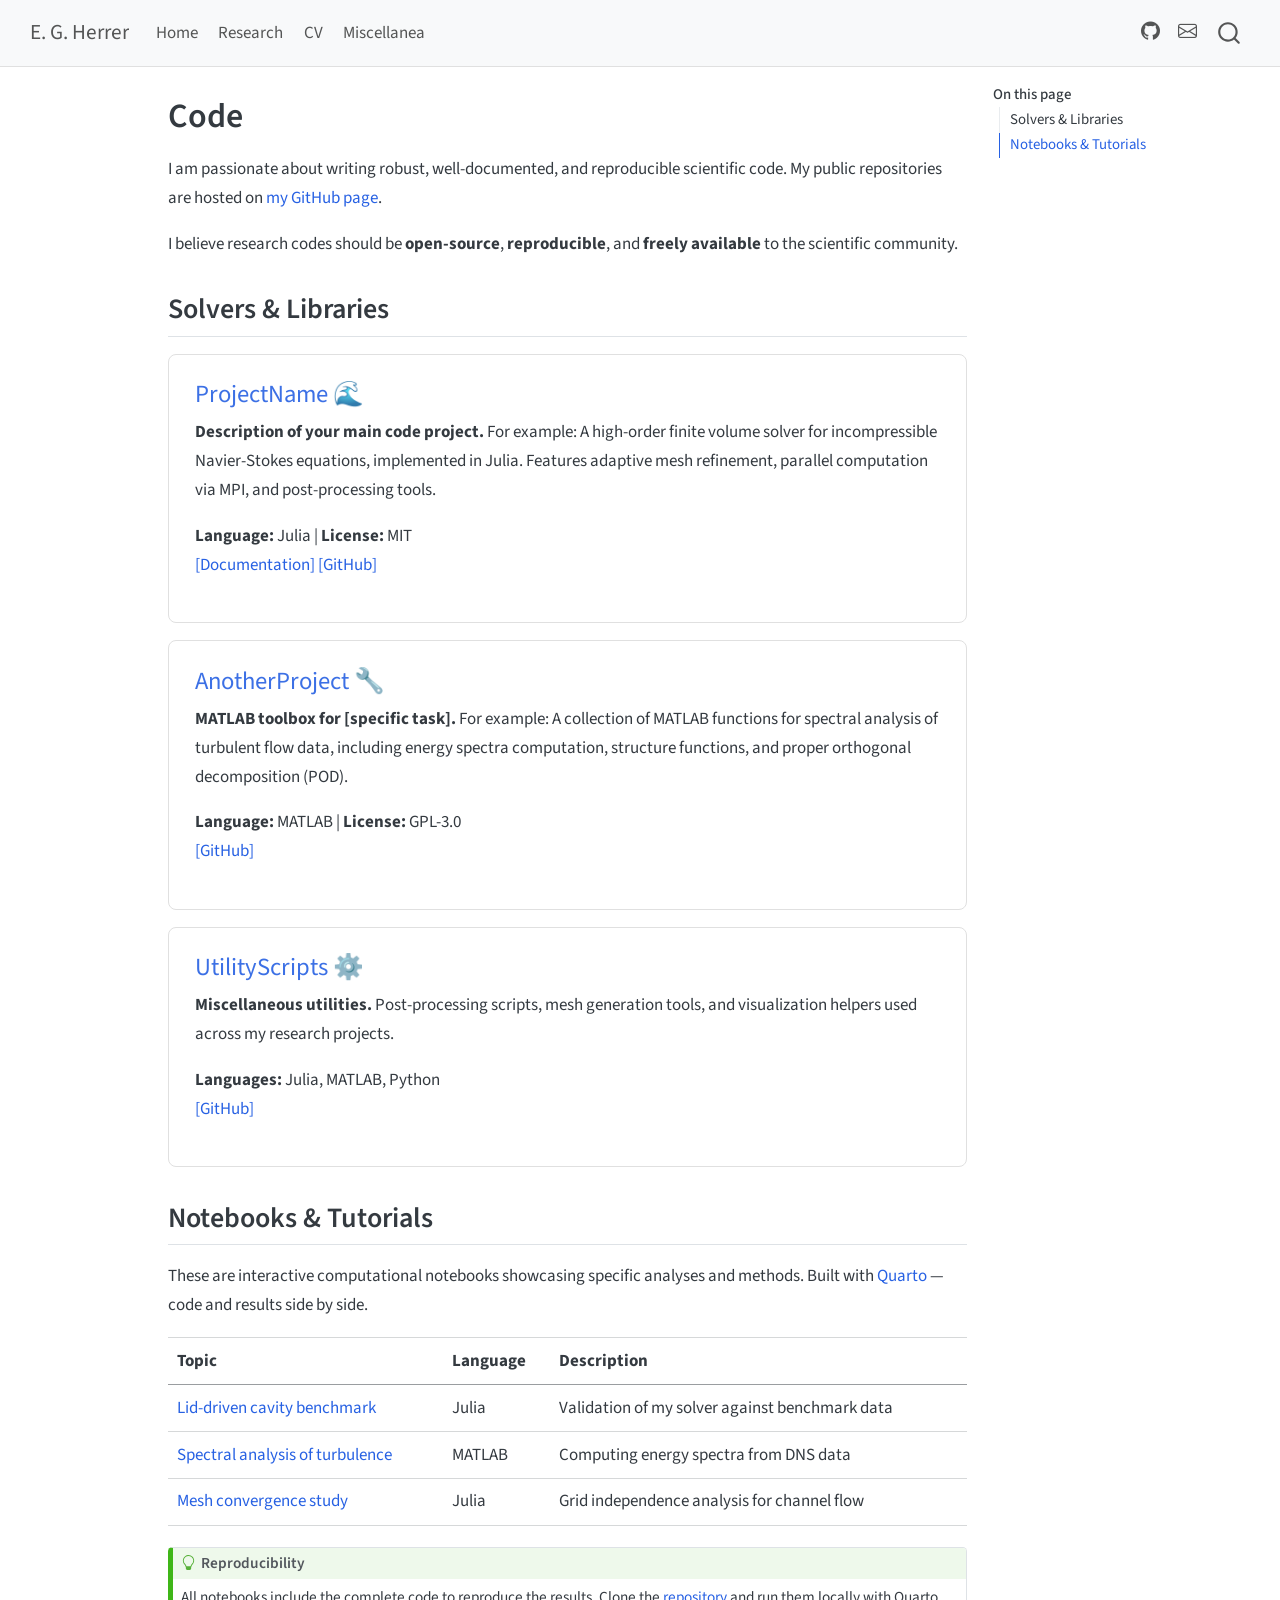
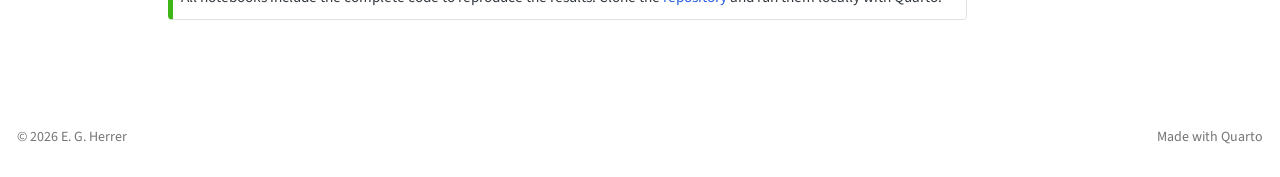
<file: code_template.html>
<!DOCTYPE html>
<html xmlns="http://www.w3.org/1999/xhtml" lang="en" xml:lang="en"><head>

<meta charset="utf-8">
<meta name="generator" content="quarto-1.11.9">

<meta name="viewport" content="width=device-width, initial-scale=1.0, user-scalable=yes">


<title>Code – E. G. Herrer</title>
<style>
/* Default styles provided by pandoc.
** See https://pandoc.org/MANUAL.html#variables-for-html for config info.
*/
span.smallcaps{font-variant: small-caps;}
div.columns{display: flex; gap: 1.5em;}
div.column{flex: auto;}
@media screen {
div.columns{gap: min(4vw, 1.5em);}
div.column{overflow-x: auto;}
}
div.hanging-indent{margin-left: 1.5em; text-indent: -1.5em;}
ul.task-list{list-style: none;}
ul.task-list li input[type="checkbox"] {
  width: 0.8em;
  margin: 0 0.8em 0.2em -1em; /* quarto-specific, see https://github.com/quarto-dev/quarto-cli/issues/4556 */ 
  vertical-align: middle;
}
</style>


<script src="site_libs/quarto-nav/quarto-nav.js"></script>
<script src="site_libs/quarto-nav/headroom.min.js"></script>
<script src="site_libs/clipboard/clipboard.min.js"></script>
<script src="site_libs/quarto-search/autocomplete.umd.js"></script>
<script src="site_libs/quarto-search/fuse.min.js"></script>
<script src="site_libs/quarto-search/quarto-search.js"></script>
<meta name="quarto:offset" content="./">
<script src="site_libs/quarto-html/quarto.js" type="module"></script>
<script src="site_libs/quarto-html/tabsets/tabsets.js" type="module"></script>
<script src="site_libs/quarto-html/scrollable-regions/scrollable-regions.js" type="module"></script>
<script src="site_libs/quarto-html/popper.min.js"></script>
<script src="site_libs/quarto-html/tippy.umd.min.js"></script>
<script src="site_libs/quarto-html/anchor.min.js"></script>
<link href="site_libs/quarto-html/tippy.css" rel="stylesheet">
<link href="site_libs/quarto-html/quarto-syntax-highlighting-63b5708e65d6cd79cd7618c58d0c21e7.css" rel="stylesheet" id="quarto-text-highlighting-styles">
<script src="site_libs/bootstrap/bootstrap.min.js"></script>
<link href="site_libs/bootstrap/bootstrap-icons.css" rel="stylesheet">
<link href="site_libs/bootstrap/bootstrap-8d3ad9c781c51ccd60b292c95058b2c2.min.css" rel="stylesheet" append-hash="true" id="quarto-bootstrap" data-mode="light">
<script id="quarto-search-options" type="application/json">{
  "location": "navbar",
  "copy-button": false,
  "collapse-after": 3,
  "panel-placement": "end",
  "type": "overlay",
  "limit": 50,
  "keyboard-shortcut": [
    "f",
    "/",
    "s"
  ],
  "show-item-context": false,
  "language": {
    "search-no-results-text": "No results",
    "search-matching-documents-text": "matching documents",
    "search-copy-link-title": "Copy link to search",
    "search-hide-matches-text": "Hide additional matches",
    "search-more-match-text": "more match in this document",
    "search-more-matches-text": "more matches in this document",
    "search-clear-button-title": "Clear",
    "search-text-placeholder": "",
    "search-detached-cancel-button-title": "Cancel",
    "search-submit-button-title": "Submit",
    "search-label": "Search"
  }
}</script>


<link rel="stylesheet" href="styles.css">
</head>

<body class="nav-fixed quarto-light"><a id="quarto-skip-link" class="visually-hidden-focusable" href="#quarto-document-content">Skip to main content</a>

<div id="quarto-search-results"></div>
  <header id="quarto-header" class="headroom fixed-top">
    <nav class="navbar navbar-expand-lg " data-bs-theme="dark" aria-label="Site">
      <div class="navbar-container container-fluid">
      <div class="navbar-brand-container mx-auto">
    <a class="navbar-brand" href="./index.html">
    <span class="navbar-title">E. G. Herrer</span>
    </a>
  </div>
          <button class="navbar-toggler" type="button" data-bs-toggle="collapse" data-bs-target="#navbarCollapse" aria-controls="navbarCollapse" aria-expanded="false" aria-label="Toggle navigation" onclick="if (window.quartoToggleHeadroom) { window.quartoToggleHeadroom(); }">
  <span class="navbar-toggler-icon"></span>
</button>
          <div class="collapse navbar-collapse" id="navbarCollapse">
            <ul class="navbar-nav navbar-nav-scroll me-auto">
  <li class="nav-item">
    <a class="nav-link" href="./index.html"> 
<span class="menu-text">Home</span></a>
  </li>  
  <li class="nav-item">
    <a class="nav-link" href="./research.html"> 
<span class="menu-text">Research</span></a>
  </li>  
  <li class="nav-item">
    <a class="nav-link" href="./cv.html"> 
<span class="menu-text">CV</span></a>
  </li>  
  <li class="nav-item">
    <a class="nav-link" href="./miscellanea.html"> 
<span class="menu-text">Miscellanea</span></a>
  </li>  
</ul>
            <ul class="navbar-nav navbar-nav-scroll ms-auto">
  <li class="nav-item compact">
    <a class="nav-link" href="https://github.com/emgonzher"> <i class="bi bi-github" role="img">
</i> 
<span class="menu-text"></span></a>
  </li>  
  <li class="nav-item compact">
    <a class="nav-link" href="mailto:emiherrer@gmail.com"> <i class="bi bi-envelope" role="img">
</i> 
<span class="menu-text"></span></a>
  </li>  
</ul>
          </div> <!-- /navcollapse -->
            <div class="quarto-navbar-tools">
</div>
            <div id="quarto-search" class="" title="Search"></div>
      </div> <!-- /container-fluid -->
    </nav>
</header>
<!-- content -->
<div id="quarto-content" class="quarto-container page-columns page-rows-contents page-layout-article page-navbar">
<!-- sidebar -->
<!-- margin-sidebar -->
    <div id="quarto-margin-sidebar" class="sidebar margin-sidebar">
        <nav id="TOC" role="doc-toc" aria-labelledby="toc-title" class="toc-active">
    <h2 id="toc-title">On this page</h2>
   
  <ul>
  <li><a href="#solvers-libraries" id="toc-solvers-libraries" class="nav-link active" data-scroll-target="#solvers-libraries">Solvers &amp; Libraries</a>
  <ul class="collapse">
  <li><a href="#projectname" id="toc-projectname" class="nav-link" data-scroll-target="#projectname">ProjectName 🌊</a></li>
  <li><a href="#anotherproject" id="toc-anotherproject" class="nav-link" data-scroll-target="#anotherproject">AnotherProject 🔧</a></li>
  <li><a href="#utilityscripts" id="toc-utilityscripts" class="nav-link" data-scroll-target="#utilityscripts">UtilityScripts ⚙️</a></li>
  </ul></li>
  <li><a href="#notebooks-tutorials" id="toc-notebooks-tutorials" class="nav-link" data-scroll-target="#notebooks-tutorials">Notebooks &amp; Tutorials</a></li>
  </ul>
</nav>
    </div>
<!-- main -->
<main class="content" id="quarto-document-content" tabindex="-1">

<header id="title-block-header" class="quarto-title-block default">
<div class="quarto-title">
<h1 class="title">Code</h1>
</div>



<div class="quarto-title-meta">

    
  
    
  </div>
  


</header>


<p>I am passionate about writing robust, well-documented, and reproducible scientific code. My public repositories are hosted on <a href="https://github.com/your-username">my GitHub page</a>.</p>
<p>I believe research codes should be <strong>open-source</strong>, <strong>reproducible</strong>, and <strong>freely available</strong> to the scientific community.</p>
<section id="solvers-libraries" class="level2">
<h2 class="anchored" data-anchor-id="solvers-libraries">Solvers &amp; Libraries</h2>
<section id="projectname" class="level3 project-card">
<h3 class="anchored" data-anchor-id="projectname"><a href="https://github.com/your-username/project1">ProjectName</a> 🌊</h3>
<p><strong>Description of your main code project.</strong> For example: A high-order finite volume solver for incompressible Navier-Stokes equations, implemented in Julia. Features adaptive mesh refinement, parallel computation via MPI, and post-processing tools.</p>
<p><strong>Language:</strong> Julia | <strong>License:</strong> MIT<br>
<a href="https://your-username.github.io/project1/">[Documentation]</a> <a href="https://github.com/your-username/project1">[GitHub]</a></p>
</section>
<section id="anotherproject" class="level3 project-card">
<h3 class="anchored" data-anchor-id="anotherproject"><a href="https://github.com/your-username/project2">AnotherProject</a> 🔧</h3>
<p><strong>MATLAB toolbox for [specific task].</strong> For example: A collection of MATLAB functions for spectral analysis of turbulent flow data, including energy spectra computation, structure functions, and proper orthogonal decomposition (POD).</p>
<p><strong>Language:</strong> MATLAB | <strong>License:</strong> GPL-3.0<br>
<a href="https://github.com/your-username/project2">[GitHub]</a></p>
</section>
<section id="utilityscripts" class="level3 project-card">
<h3 class="anchored" data-anchor-id="utilityscripts"><a href="https://github.com/your-username/project3">UtilityScripts</a> ⚙️</h3>
<p><strong>Miscellaneous utilities.</strong> Post-processing scripts, mesh generation tools, and visualization helpers used across my research projects.</p>
<p><strong>Languages:</strong> Julia, MATLAB, Python<br>
<a href="https://github.com/your-username/project3">[GitHub]</a></p>
</section>
</section>
<section id="notebooks-tutorials" class="level2">
<h2 class="anchored" data-anchor-id="notebooks-tutorials">Notebooks &amp; Tutorials</h2>
<p>These are interactive computational notebooks showcasing specific analyses and methods. Built with <a href="https://quarto.org">Quarto</a> — code and results side by side.</p>
<table class="caption-top table">
<thead>
<tr class="header">
<th>Topic</th>
<th>Language</th>
<th>Description</th>
</tr>
</thead>
<tbody>
<tr class="odd">
<td><a href="code/lid-driven-cavity.qmd">Lid-driven cavity benchmark</a></td>
<td>Julia</td>
<td>Validation of my solver against benchmark data</td>
</tr>
<tr class="even">
<td><a href="./code/spectral-analysis.html">Spectral analysis of turbulence</a></td>
<td>MATLAB</td>
<td>Computing energy spectra from DNS data</td>
</tr>
<tr class="odd">
<td><a href="code/mesh-convergence.qmd">Mesh convergence study</a></td>
<td>Julia</td>
<td>Grid independence analysis for channel flow</td>
</tr>
</tbody>
</table>
<div class="callout callout-style-default callout-tip callout-titled">
<div class="callout-header d-flex align-content-center">
<div class="callout-icon-container">
<i class="callout-icon"></i>
</div>
<div class="callout-title-container flex-fill">
<span class="screen-reader-only">Tip</span>Reproducibility
</div>
</div>
<div class="callout-body-container callout-body">
<p>All notebooks include the complete code to reproduce the results. Clone the <a href="https://github.com/your-username/your-site">repository</a> and run them locally with Quarto.</p>
</div>
</div>


</section>

</main> <!-- /main -->
<script id="quarto-html-after-body" type="application/javascript">
  window.document.addEventListener("DOMContentLoaded", function (event) {
    const icon = "";
    const anchorJS = new window.AnchorJS();
    anchorJS.options = {
      placement: 'right',
      icon: icon
    };
    anchorJS.add('.anchored');
    const isCodeAnnotation = (el) => {
      for (const clz of el.classList) {
        if (clz.startsWith('code-annotation-')) {                     
          return true;
        }
      }
      return false;
    }
    const onCopySuccess = function(e) {
      // button target
      const button = e.trigger;
      // don't keep focus
      button.blur();
      // flash "checked"
      button.classList.add('code-copy-button-checked');
      var currentTitle = button.getAttribute("title");
      button.setAttribute("title", "Copied!");
      let tooltip;
      if (window.bootstrap) {
        button.setAttribute("data-bs-toggle", "tooltip");
        button.setAttribute("data-bs-placement", "left");
        button.setAttribute("data-bs-title", "Copied!");
        tooltip = new bootstrap.Tooltip(button, 
          { trigger: "manual", 
            customClass: "code-copy-button-tooltip",
            offset: [0, -8]});
        tooltip.show();    
      }
      setTimeout(function() {
        if (tooltip) {
          tooltip.hide();
          button.removeAttribute("data-bs-title");
          button.removeAttribute("data-bs-toggle");
          button.removeAttribute("data-bs-placement");
        }
        button.setAttribute("title", currentTitle);
        button.classList.remove('code-copy-button-checked');
      }, 1000);
      // clear code selection
      e.clearSelection();
    }
    const getTextToCopy = function(trigger) {
      const outerScaffold = trigger.parentElement.cloneNode(true);
      const codeEl = outerScaffold.querySelector('code');
      for (const childEl of codeEl.children) {
        if (isCodeAnnotation(childEl)) {
          childEl.remove();
        }
      }
      return codeEl.innerText;
    }
    const clipboard = new window.ClipboardJS('.code-copy-button:not([data-in-quarto-modal])', {
      text: getTextToCopy
    });
    clipboard.on('success', onCopySuccess);
    if (window.document.getElementById('quarto-embedded-source-code-modal')) {
      const clipboardModal = new window.ClipboardJS('.code-copy-button[data-in-quarto-modal]', {
        text: getTextToCopy,
        container: window.document.getElementById('quarto-embedded-source-code-modal')
      });
      clipboardModal.on('success', onCopySuccess);
    }
      var localhostRegex = new RegExp(/^(?:http|https):\/\/localhost\:?[0-9]*\//);
      var mailtoRegex = new RegExp(/^mailto:/);
        var filterRegex = new RegExp("https:\/\/emgonzher\.github\.io\/");
      var isInternal = (href) => {
          return filterRegex.test(href) || localhostRegex.test(href) || mailtoRegex.test(href);
      }
      // Inspect non-navigation links and adorn them if external
      window.quartoDecorateExternalLinks = function (root) {
     var links = (root || window.document).querySelectorAll('a[href]:not(.nav-link):not(.navbar-brand):not(.toc-action):not(.sidebar-link):not(.sidebar-item-toggle):not(.pagination-link):not(.no-external):not([aria-hidden]):not(.dropdown-item):not(.quarto-navigation-tool):not(.about-link)');
      for (var i=0; i<links.length; i++) {
        const link = links[i];
        if (!isInternal(link.href)) {
          // undo the damage that might have been done by quarto-nav.js in the case of
          // links that we want to consider external
          if (link.dataset.originalHref !== undefined) {
            link.href = link.dataset.originalHref;
          }
          if (!link.classList.contains('no-external-icon')) {
          }
        }
      }
      };
      window.quartoDecorateExternalLinks(window.document);
    // Esc closes the popup (WCAG 1.4.13) and focus leaving both trigger and
    // popup closes it (WCAG 2.4.11); tippy handles neither for interactive popups.
    const hideOnEscAndFocusOut = {
      name: 'hideOnEscAndFocusOut',
      defaultValue: true,
      fn(instance) {
        const dismiss = () => {
          // A show scheduled by the trigger delay would otherwise reopen it
          instance.clearDelayTimeouts();
          instance.hide();
        };
        const onKeyDown = (event) => {
          if (event.key !== 'Escape') {
            return;
          }
          // Keep Esc from also reaching page handlers (e.g. reveal.js overview),
          // except an open reveal.js slide menu, which Esc should close too.
          // The menu handles keys only when its keyboard option is on.
          const menuHandlesEsc = window.Reveal?.getPlugin?.('menu')?.isOpen() &&
            window.Reveal.getConfig().menu?.keyboard !== false;
          if (!menuHandlesEsc) {
            event.stopPropagation();
          }
          if (instance.popper.contains(window.document.activeElement)) {
            // Disabled while refocusing so the focus trigger does not reopen it
            instance.disable();
            instance.reference.focus();
            instance.enable();
          }
          dismiss();
        };
        const onFocusOut = (event) => {
          const target = event.relatedTarget;
          if (target && !instance.reference.contains(target) &&
              !instance.popper.contains(target)) {
            dismiss();
          }
        };
        // On the trigger too: a click trigger (code-annotations: select) has no
        // blur handling. Attached for the instance's lifetime so leaving the
        // trigger also cancels a show still pending on the trigger delay.
        instance.reference.addEventListener('focusout', onFocusOut);
        return {
          onShow() {
            window.document.addEventListener('keydown', onKeyDown, true);
            instance.popper.addEventListener('focusout', onFocusOut);
          },
          onHide() {
            window.document.removeEventListener('keydown', onKeyDown, true);
            instance.popper.removeEventListener('focusout', onFocusOut);
          },
          onDestroy() {
            instance.reference.removeEventListener('focusout', onFocusOut);
          },
        };
      },
    };
    function tippyHover(el, contentFn, onTriggerFn, onUntriggerFn) {
      const config = {
        allowHTML: true,
        maxWidth: 500,
        delay: 100,
        arrow: false,
        appendTo: function(el) {
            return el.parentElement;
        },
        interactive: true,
        interactiveBorder: 10,
        theme: 'quarto',
        placement: 'bottom-start',
        plugins: [hideOnEscAndFocusOut],
      };
      if (contentFn) {
        config.content = contentFn;
      }
      if (onTriggerFn) {
        config.onTrigger = onTriggerFn;
      }
      if (onUntriggerFn) {
        config.onUntrigger = onUntriggerFn;
      }
      window.tippy(el, config); 
    }
    const noterefs = window.document.querySelectorAll('a[role="doc-noteref"]');
    for (var i=0; i<noterefs.length; i++) {
      const ref = noterefs[i];
      tippyHover(ref, function() {
        // use id or data attribute instead here
        let href = ref.getAttribute('data-footnote-href') || ref.getAttribute('href');
        try { href = new URL(href).hash; } catch {}
        const id = href.replace(/^#\/?/, "");
        const note = window.document.getElementById(id);
        if (note) {
          return note.innerHTML;
        } else {
          return "";
        }
      });
    }
    const xrefs = window.document.querySelectorAll('a.quarto-xref');
    const processXRef = (id, note) => {
      // Strip column container classes
      const stripColumnClz = (el) => {
        el.classList.remove("page-full", "page-columns");
        if (el.children) {
          for (const child of el.children) {
            stripColumnClz(child);
          }
        }
      }
      stripColumnClz(note)
      if (id === null || id.startsWith('sec-')) {
        // Special case sections, only their first couple elements
        const container = document.createElement("div");
        if (note.children && note.children.length > 2) {
          container.appendChild(note.children[0].cloneNode(true));
          for (let i = 1; i < note.children.length; i++) {
            const child = note.children[i];
            if (child.tagName === "P" && child.innerText === "") {
              continue;
            } else {
              container.appendChild(child.cloneNode(true));
              break;
            }
          }
          if (window.Quarto?.typesetMath) {
            window.Quarto.typesetMath(container);
          }
          return container.innerHTML
        } else {
          if (window.Quarto?.typesetMath) {
            window.Quarto.typesetMath(note);
          }
          return note.innerHTML;
        }
      } else {
        // Remove any anchor links if they are present
        const anchorLink = note.querySelector('a.anchorjs-link');
        if (anchorLink) {
          anchorLink.remove();
        }
        if (window.Quarto?.typesetMath) {
          window.Quarto.typesetMath(note);
        }
        if (note.classList.contains("callout")) {
          return note.outerHTML;
        } else {
          return note.innerHTML;
        }
      }
    }
    for (var i=0; i<xrefs.length; i++) {
      const xref = xrefs[i];
      tippyHover(xref, undefined, function(instance) {
        instance.disable();
        let url = xref.getAttribute('href');
        let hash = undefined; 
        if (url.startsWith('#')) {
          hash = url;
        } else {
          try { hash = new URL(url).hash; } catch {}
        }
        if (hash) {
          const id = hash.replace(/^#\/?/, "");
          const note = window.document.getElementById(id);
          if (note !== null) {
            try {
              const html = processXRef(id, note.cloneNode(true));
              instance.setContent(html);
            } finally {
              instance.enable();
              instance.show();
            }
          } else {
            // See if we can fetch this
            fetch(url.split('#')[0])
            .then(res => res.text())
            .then(html => {
              const parser = new DOMParser();
              const htmlDoc = parser.parseFromString(html, "text/html");
              const note = htmlDoc.getElementById(id);
              if (note !== null) {
                const html = processXRef(id, note);
                instance.setContent(html);
              } 
            }).finally(() => {
              instance.enable();
              instance.show();
            });
          }
        } else {
          // See if we can fetch a full url (with no hash to target)
          // This is a special case and we should probably do some content thinning / targeting
          fetch(url)
          .then(res => res.text())
          .then(html => {
            const parser = new DOMParser();
            const htmlDoc = parser.parseFromString(html, "text/html");
            const note = htmlDoc.querySelector('main.content');
            if (note !== null) {
              // This should only happen for chapter cross references
              // (since there is no id in the URL)
              // remove the first header
              if (note.children.length > 0 && note.children[0].tagName === "HEADER") {
                note.children[0].remove();
              }
              const html = processXRef(null, note);
              instance.setContent(html);
            } 
          }).finally(() => {
            instance.enable();
            instance.show();
          });
        }
      }, function(instance) {
      });
    }
        let selectedAnnoteEl;
        const selectorForAnnotation = ( cell, annotation) => {
          let cellAttr = 'data-code-cell="' + cell + '"';
          let lineAttr = 'data-code-annotation="' +  annotation + '"';
          const selector = 'span[' + cellAttr + '][' + lineAttr + ']';
          return selector;
        }
        const selectCodeLines = (annoteEl) => {
          const doc = window.document;
          const targetCell = annoteEl.getAttribute("data-target-cell");
          const targetAnnotation = annoteEl.getAttribute("data-target-annotation");
          const annoteSpan = window.document.querySelector(selectorForAnnotation(targetCell, targetAnnotation));
          const lines = annoteSpan.getAttribute("data-code-lines").split(",");
          const lineIds = lines.map((line) => {
            return targetCell + "-" + line;
          })
          // Each band is positioned against its own containing block, which is
          // not the offsetParent of the lines, so place it from client rects.
          const placeBand = (band, firstEl, lastEl, codeBlock) => {
            const container = band.offsetParent;
            if (container === null) {
              return;
            }
            const containerRect = container.getBoundingClientRect();
            // Reveal.js scales slides with a transform, so convert client
            // pixels back to the CSS pixels of the container.
            const scale = containerRect.height / container.offsetHeight || 1;
            const firstRect = firstEl.getBoundingClientRect();
            const lastRect = lastEl.getBoundingClientRect();
            const top = (firstRect.top - containerRect.top) / scale - container.clientTop + container.scrollTop;
            const height = (lastRect.bottom - firstRect.top) / scale;
            band.style.top = top - 2 + "px";
            band.style.height = height + 4 + "px";
            if (codeBlock) {
              // Without the copy button wrapper, the containing block is wider
              // than the code block, so span the code block explicitly.
              const blockRect = codeBlock.getBoundingClientRect();
              band.style.left = (blockRect.left - containerRect.left) / scale - container.clientLeft + container.scrollLeft + "px";
              band.style.width = blockRect.width / scale + "px";
            }
          };
          if (lineIds.length > 0) {
            const el = window.document.getElementById(lineIds[0]);
            const lastEl = window.document.getElementById(lineIds[lineIds.length - 1]);
            const parent = el.parentElement.parentElement;
            // cook up a div (if necessary) and position it
            let div = window.document.getElementById("code-annotation-line-highlight");
            if (div === null) {
              div = window.document.createElement("div");
              div.setAttribute("id", "code-annotation-line-highlight");
              div.style.position = 'absolute';
              parent.appendChild(div);
            }
            placeBand(div, el, lastEl, parent.closest("div.sourceCode") || parent);
            let gutterDiv = window.document.getElementById("code-annotation-line-highlight-gutter");
            if (gutterDiv === null) {
              gutterDiv = window.document.createElement("div");
              gutterDiv.setAttribute("id", "code-annotation-line-highlight-gutter");
              gutterDiv.style.position = 'absolute';
              const codeCell = window.document.getElementById(targetCell);
              const gutter = codeCell.querySelector('.code-annotation-gutter');
              gutter.appendChild(gutterDiv);
            }
            placeBand(gutterDiv, el, lastEl);
            selectedAnnoteEl = annoteEl;
          }
        };
        const unselectCodeLines = () => {
          const elementsIds = ["code-annotation-line-highlight", "code-annotation-line-highlight-gutter"];
          elementsIds.forEach((elId) => {
            const div = window.document.getElementById(elId);
            if (div) {
              div.remove();
            }
          });
          selectedAnnoteEl = undefined;
        };
          // Handle positioning of the toggle
      window.addEventListener(
        "resize",
        throttle(() => {
          elRect = undefined;
          if (selectedAnnoteEl) {
            selectCodeLines(selectedAnnoteEl);
          }
        }, 10)
      );
      function throttle(fn, ms) {
      let throttle = false;
      let timer;
        return (...args) => {
          if(!throttle) { // first call gets through
              fn.apply(this, args);
              throttle = true;
          } else { // all the others get throttled
              if(timer) clearTimeout(timer); // cancel #2
              timer = setTimeout(() => {
                fn.apply(this, args);
                timer = throttle = false;
              }, ms);
          }
        };
      }
        // Attach click handler to the DT
        const annoteDls = window.document.querySelectorAll('dt[data-target-cell]');
        for (const annoteDlNode of annoteDls) {
          annoteDlNode.addEventListener('click', (event) => {
            const clickedEl = event.target;
            if (clickedEl !== selectedAnnoteEl) {
              unselectCodeLines();
              const activeEl = window.document.querySelector('dt[data-target-cell].code-annotation-active');
              if (activeEl) {
                activeEl.classList.remove('code-annotation-active');
              }
              selectCodeLines(clickedEl);
              clickedEl.classList.add('code-annotation-active');
            } else {
              // Unselect the line
              unselectCodeLines();
              clickedEl.classList.remove('code-annotation-active');
            }
          });
        }
    const findCites = (el) => {
      const parentEl = el.parentElement;
      if (parentEl) {
        const cites = parentEl.dataset.cites;
        if (cites) {
          return {
            el,
            cites: cites.split(' ')
          };
        } else {
          return findCites(el.parentElement)
        }
      } else {
        return undefined;
      }
    };
    var bibliorefs = window.document.querySelectorAll('a[role="doc-biblioref"]');
    for (var i=0; i<bibliorefs.length; i++) {
      const ref = bibliorefs[i];
      const citeInfo = findCites(ref);
      if (citeInfo) {
        tippyHover(citeInfo.el, function() {
          var popup = window.document.createElement('div');
          citeInfo.cites.forEach(function(cite) {
            var citeDiv = window.document.createElement('div');
            citeDiv.classList.add('hanging-indent');
            citeDiv.classList.add('csl-entry');
            var biblioDiv = window.document.getElementById('ref-' + cite);
            if (biblioDiv) {
              citeDiv.innerHTML = biblioDiv.innerHTML;
            }
            popup.appendChild(citeDiv);
          });
          return popup.innerHTML;
        });
      }
    }
  });
  </script>
  <script type="application/javascript">
  window.quartoScrollableRegionsLabels = {"code":"Scrollable code","output":"Scrollable output"};
  </script>
</div> <!-- /content -->
<footer class="footer">
  <div class="nav-footer">
    <div class="nav-footer-left">
<p>© 2026 E. G. Herrer</p>
</div>   
    <div class="nav-footer-center">
      &nbsp;
    </div>
    <div class="nav-footer-right">
<p>Made with <a href="https://quarto.org">Quarto</a></p>
</div>
  </div>
</footer>




</body></html>
</file>
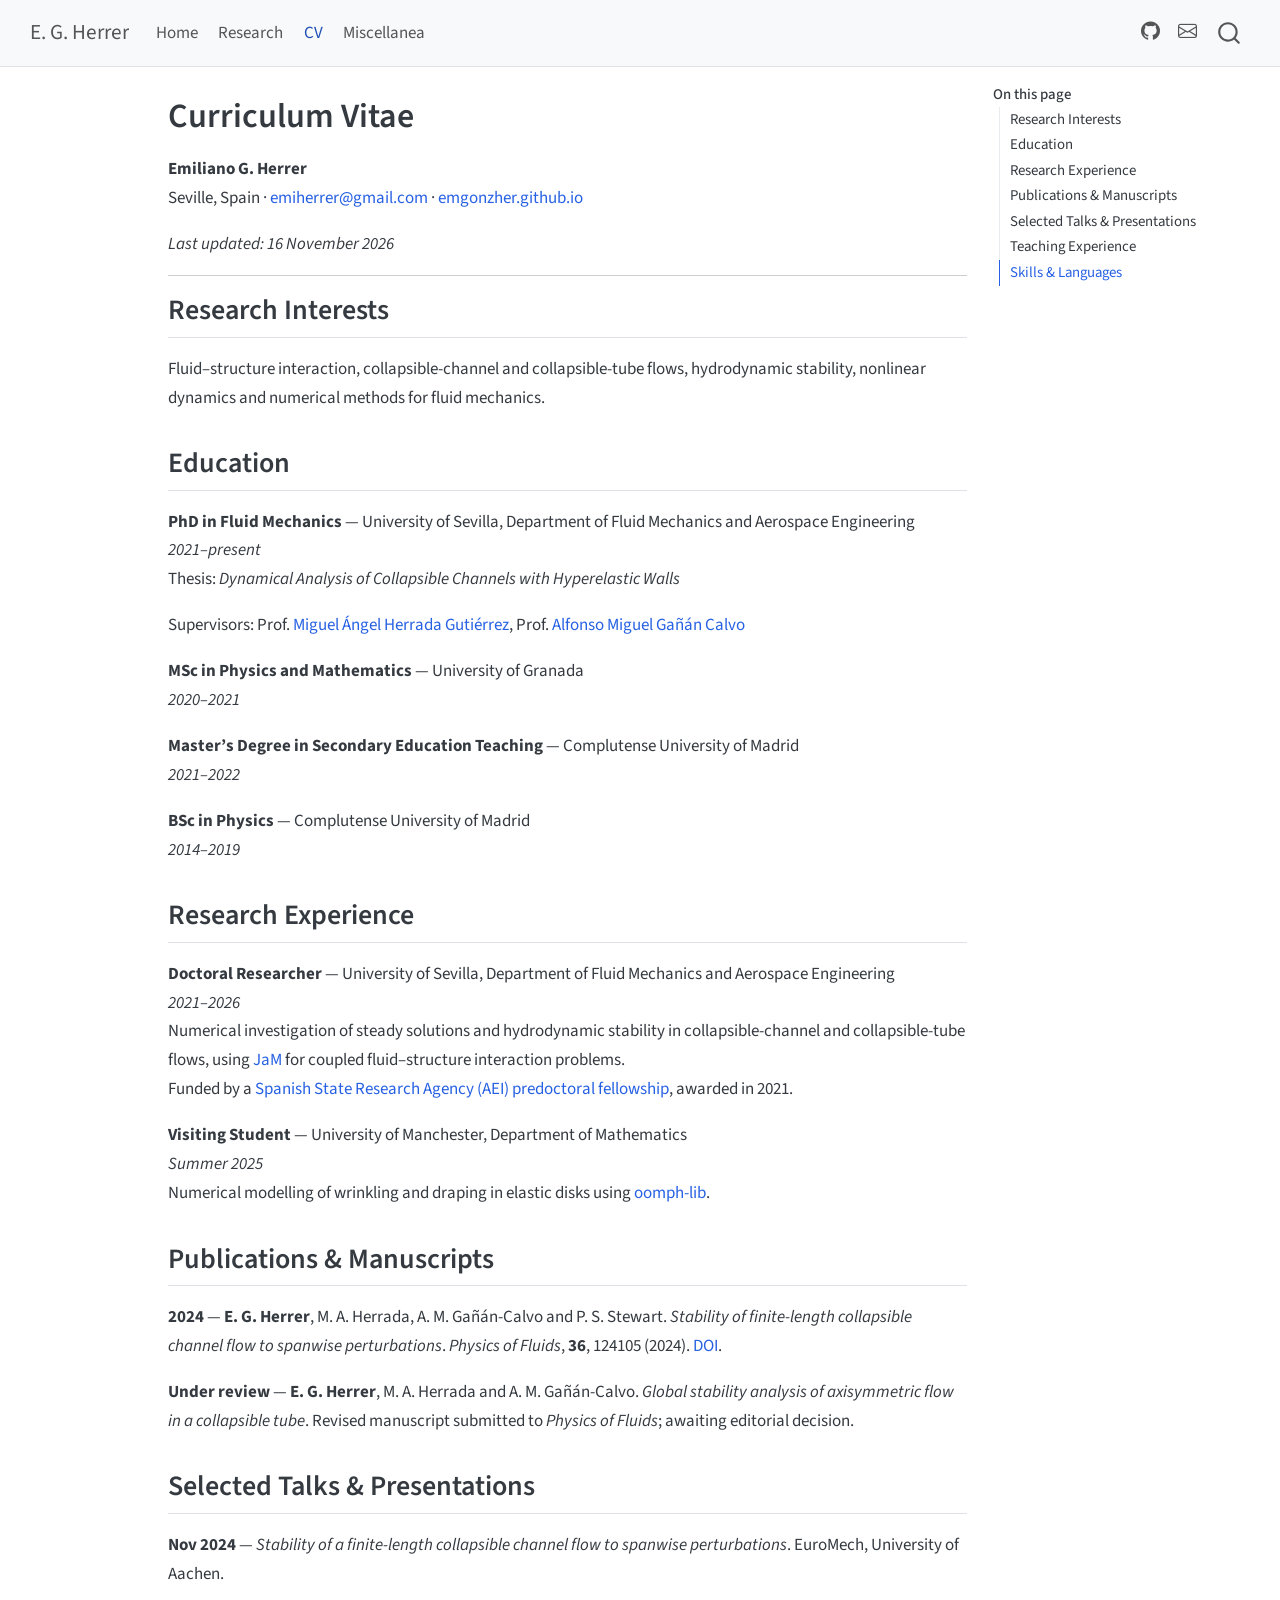
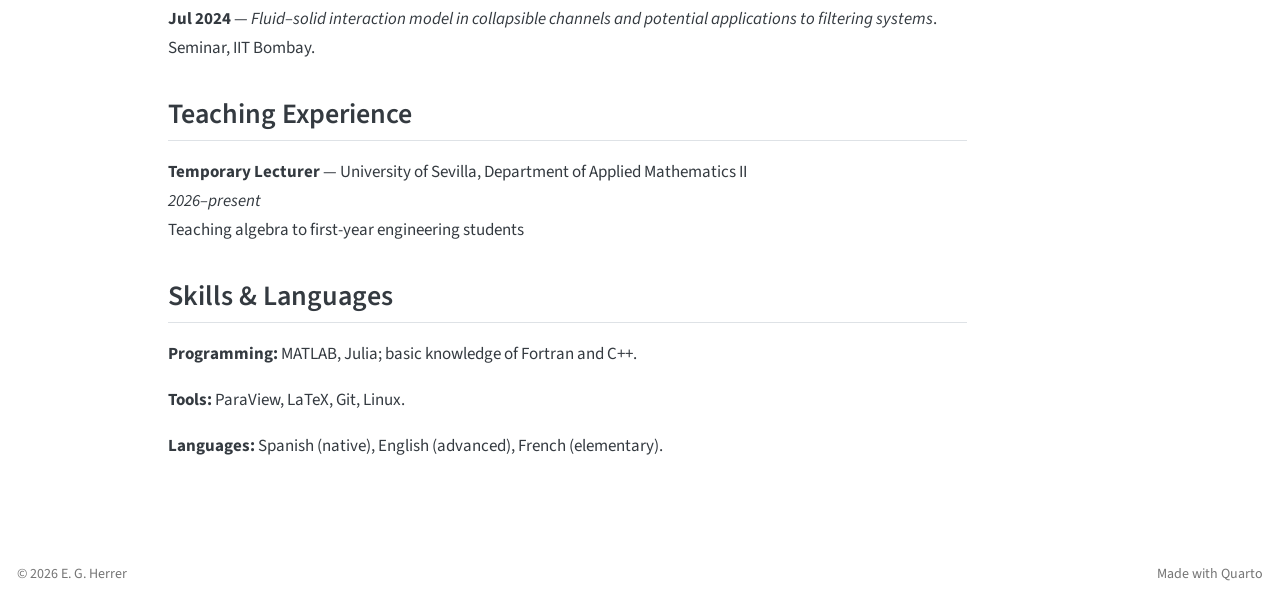
<file: cv.html>
<!DOCTYPE html>
<html xmlns="http://www.w3.org/1999/xhtml" lang="en" xml:lang="en"><head>

<meta charset="utf-8">
<meta name="generator" content="quarto-1.11.9">

<meta name="viewport" content="width=device-width, initial-scale=1.0, user-scalable=yes">


<title>Curriculum Vitae – E. G. Herrer</title>
<style>
/* Default styles provided by pandoc.
** See https://pandoc.org/MANUAL.html#variables-for-html for config info.
*/
span.smallcaps{font-variant: small-caps;}
div.columns{display: flex; gap: 1.5em;}
div.column{flex: auto;}
@media screen {
div.columns{gap: min(4vw, 1.5em);}
div.column{overflow-x: auto;}
}
div.hanging-indent{margin-left: 1.5em; text-indent: -1.5em;}
ul.task-list{list-style: none;}
ul.task-list li input[type="checkbox"] {
  width: 0.8em;
  margin: 0 0.8em 0.2em -1em; /* quarto-specific, see https://github.com/quarto-dev/quarto-cli/issues/4556 */ 
  vertical-align: middle;
}
</style>


<script src="site_libs/quarto-nav/quarto-nav.js"></script>
<script src="site_libs/quarto-nav/headroom.min.js"></script>
<script src="site_libs/clipboard/clipboard.min.js"></script>
<script src="site_libs/quarto-search/autocomplete.umd.js"></script>
<script src="site_libs/quarto-search/fuse.min.js"></script>
<script src="site_libs/quarto-search/quarto-search.js"></script>
<meta name="quarto:offset" content="./">
<script src="site_libs/quarto-html/quarto.js" type="module"></script>
<script src="site_libs/quarto-html/tabsets/tabsets.js" type="module"></script>
<script src="site_libs/quarto-html/scrollable-regions/scrollable-regions.js" type="module"></script>
<script src="site_libs/quarto-html/popper.min.js"></script>
<script src="site_libs/quarto-html/tippy.umd.min.js"></script>
<script src="site_libs/quarto-html/anchor.min.js"></script>
<link href="site_libs/quarto-html/tippy.css" rel="stylesheet">
<link href="site_libs/quarto-html/quarto-syntax-highlighting-63b5708e65d6cd79cd7618c58d0c21e7.css" rel="stylesheet" id="quarto-text-highlighting-styles">
<script src="site_libs/bootstrap/bootstrap.min.js"></script>
<link href="site_libs/bootstrap/bootstrap-icons.css" rel="stylesheet">
<link href="site_libs/bootstrap/bootstrap-8d3ad9c781c51ccd60b292c95058b2c2.min.css" rel="stylesheet" append-hash="true" id="quarto-bootstrap" data-mode="light">
<script id="quarto-search-options" type="application/json">{
  "location": "navbar",
  "copy-button": false,
  "collapse-after": 3,
  "panel-placement": "end",
  "type": "overlay",
  "limit": 50,
  "keyboard-shortcut": [
    "f",
    "/",
    "s"
  ],
  "show-item-context": false,
  "language": {
    "search-no-results-text": "No results",
    "search-matching-documents-text": "matching documents",
    "search-copy-link-title": "Copy link to search",
    "search-hide-matches-text": "Hide additional matches",
    "search-more-match-text": "more match in this document",
    "search-more-matches-text": "more matches in this document",
    "search-clear-button-title": "Clear",
    "search-text-placeholder": "",
    "search-detached-cancel-button-title": "Cancel",
    "search-submit-button-title": "Submit",
    "search-label": "Search"
  }
}</script>


<link rel="stylesheet" href="styles.css">
</head>

<body class="nav-fixed quarto-light"><a id="quarto-skip-link" class="visually-hidden-focusable" href="#quarto-document-content">Skip to main content</a>

<div id="quarto-search-results"></div>
  <header id="quarto-header" class="headroom fixed-top">
    <nav class="navbar navbar-expand-lg " data-bs-theme="dark" aria-label="Site">
      <div class="navbar-container container-fluid">
      <div class="navbar-brand-container mx-auto">
    <a class="navbar-brand" href="./index.html">
    <span class="navbar-title">E. G. Herrer</span>
    </a>
  </div>
          <button class="navbar-toggler" type="button" data-bs-toggle="collapse" data-bs-target="#navbarCollapse" aria-controls="navbarCollapse" aria-expanded="false" aria-label="Toggle navigation" onclick="if (window.quartoToggleHeadroom) { window.quartoToggleHeadroom(); }">
  <span class="navbar-toggler-icon"></span>
</button>
          <div class="collapse navbar-collapse" id="navbarCollapse">
            <ul class="navbar-nav navbar-nav-scroll me-auto">
  <li class="nav-item">
    <a class="nav-link" href="./index.html"> 
<span class="menu-text">Home</span></a>
  </li>  
  <li class="nav-item">
    <a class="nav-link" href="./research.html"> 
<span class="menu-text">Research</span></a>
  </li>  
  <li class="nav-item">
    <a class="nav-link active" href="./cv.html" aria-current="page"> 
<span class="menu-text">CV</span></a>
  </li>  
  <li class="nav-item">
    <a class="nav-link" href="./miscellanea.html"> 
<span class="menu-text">Miscellanea</span></a>
  </li>  
</ul>
            <ul class="navbar-nav navbar-nav-scroll ms-auto">
  <li class="nav-item compact">
    <a class="nav-link" href="https://github.com/emgonzher"> <i class="bi bi-github" role="img">
</i> 
<span class="menu-text"></span></a>
  </li>  
  <li class="nav-item compact">
    <a class="nav-link" href="mailto:emiherrer@gmail.com"> <i class="bi bi-envelope" role="img">
</i> 
<span class="menu-text"></span></a>
  </li>  
</ul>
          </div> <!-- /navcollapse -->
            <div class="quarto-navbar-tools">
</div>
            <div id="quarto-search" class="" title="Search"></div>
      </div> <!-- /container-fluid -->
    </nav>
</header>
<!-- content -->
<div id="quarto-content" class="quarto-container page-columns page-rows-contents page-layout-article page-navbar">
<!-- sidebar -->
<!-- margin-sidebar -->
    <div id="quarto-margin-sidebar" class="sidebar margin-sidebar">
        <nav id="TOC" role="doc-toc" aria-labelledby="toc-title" class="toc-active">
    <h2 id="toc-title">On this page</h2>
   
  <ul>
  <li><a href="#research-interests" id="toc-research-interests" class="nav-link active" data-scroll-target="#research-interests">Research Interests</a></li>
  <li><a href="#education" id="toc-education" class="nav-link" data-scroll-target="#education">Education</a></li>
  <li><a href="#research-experience" id="toc-research-experience" class="nav-link" data-scroll-target="#research-experience">Research Experience</a></li>
  <li><a href="#publications-manuscripts" id="toc-publications-manuscripts" class="nav-link" data-scroll-target="#publications-manuscripts">Publications &amp; Manuscripts</a></li>
  <li><a href="#selected-talks-presentations" id="toc-selected-talks-presentations" class="nav-link" data-scroll-target="#selected-talks-presentations">Selected Talks &amp; Presentations</a></li>
  <li><a href="#teaching-experience" id="toc-teaching-experience" class="nav-link" data-scroll-target="#teaching-experience">Teaching Experience</a></li>
  <li><a href="#skills-languages" id="toc-skills-languages" class="nav-link" data-scroll-target="#skills-languages">Skills &amp; Languages</a></li>
  </ul>
</nav>
    </div>
<!-- main -->
<main class="content" id="quarto-document-content" tabindex="-1">

<header id="title-block-header" class="quarto-title-block default">
<div class="quarto-title">
<h1 class="title">Curriculum Vitae</h1>
</div>



<div class="quarto-title-meta">

    
  
    
  </div>
  


</header>


<p><strong>Emiliano G. Herrer</strong><br>
Seville, Spain · <a href="mailto:emiherrer@gmail.com">emiherrer@gmail.com</a> · <a href="https://emgonzher.github.io/">emgonzher.github.io</a></p>
<!-- Uncomment in case we later want to allow CV download button -->
<!-- [Download CV as PDF](cv/classicCV.pdf){.btn .btn-primary} -->
<p><em>Last updated: 16 November 2026</em></p>
<hr>
<section id="research-interests" class="level2">
<h2 class="anchored" data-anchor-id="research-interests">Research Interests</h2>
<p>Fluid–structure interaction, collapsible-channel and collapsible-tube flows, hydrodynamic stability, nonlinear dynamics and numerical methods for fluid mechanics.</p>
</section>
<section id="education" class="level2">
<h2 class="anchored" data-anchor-id="education">Education</h2>
<p><strong>PhD in Fluid Mechanics</strong> — University of Sevilla, Department of Fluid Mechanics and Aerospace Engineering<br>
<em>2021–present</em><br>
Thesis: <em>Dynamical Analysis of Collapsible Channels with Hyperelastic Walls</em></p>
<p>Supervisors: Prof.&nbsp;<a href="https://edwww.us.es/trabaja-en-la-us/directorio/miguel-angel-herrada-gutierrez">Miguel Ángel Herrada Gutiérrez</a>, Prof.&nbsp;<a href="https://edwww.us.es/trabaja-en-la-us/directorio/alfonso-miguel-ganan-calvo">Alfonso Miguel Gañán Calvo</a></p>
<p><strong>MSc in Physics and Mathematics</strong> — University of Granada<br>
<em>2020–2021</em></p>
<p><strong>Master’s Degree in Secondary Education Teaching</strong> — Complutense University of Madrid<br>
<em>2021–2022</em></p>
<p><strong>BSc in Physics</strong> — Complutense University of Madrid<br>
<em>2014–2019</em></p>
</section>
<section id="research-experience" class="level2">
<h2 class="anchored" data-anchor-id="research-experience">Research Experience</h2>
<p><strong>Doctoral Researcher</strong> — University of Sevilla, Department of Fluid Mechanics and Aerospace Engineering<br>
<em>2021–2026</em><br>
Numerical investigation of steady solutions and hydrodynamic stability in collapsible-channel and collapsible-tube flows, using <a href="https://miguelherrada.github.io/JAM/index.html">JaM</a> for coupled fluid–structure interaction problems.<br>
Funded by a <a href="https://www.aei.gob.es/convocatorias/buscador-convocatorias/ayudas-contratos-predoctorales-formacion-doctores-2020-2">Spanish State Research Agency (AEI) predoctoral fellowship</a>, awarded in 2021.</p>
<p><strong>Visiting Student</strong> — University of Manchester, Department of Mathematics<br>
<em>Summer 2025</em><br>
Numerical modelling of wrinkling and draping in elastic disks using <a href="https://oomph-lib.github.io/oomph-lib/doc/html/index.html">oomph-lib</a>.</p>
</section>
<section id="publications-manuscripts" class="level2">
<h2 class="anchored" data-anchor-id="publications-manuscripts">Publications &amp; Manuscripts</h2>
<p><strong>2024</strong> — <strong>E. G. Herrer</strong>, M. A. Herrada, A. M. Gañán-Calvo and P. S. Stewart. <em>Stability of finite-length collapsible channel flow to spanwise perturbations</em>. <em>Physics of Fluids</em>, <strong>36</strong>, 124105 (2024). <a href="https://doi.org/10.1063/5.0237604">DOI</a>.</p>
<p><strong>Under review</strong> — <strong>E. G. Herrer</strong>, M. A. Herrada and A. M. Gañán-Calvo. <em>Global stability analysis of axisymmetric flow in a collapsible tube</em>. Revised manuscript submitted to <em>Physics of Fluids</em>; awaiting editorial decision.</p>
</section>
<section id="selected-talks-presentations" class="level2">
<h2 class="anchored" data-anchor-id="selected-talks-presentations">Selected Talks &amp; Presentations</h2>
<p><strong>Nov 2024</strong> — <em>Stability of a finite-length collapsible channel flow to spanwise perturbations</em>. EuroMech, University of Aachen.</p>
<p><strong>Jul 2024</strong> — <em>Fluid–solid interaction model in collapsible channels and potential applications to filtering systems</em>. Seminar, IIT Bombay.</p>
</section>
<section id="teaching-experience" class="level2">
<h2 class="anchored" data-anchor-id="teaching-experience">Teaching Experience</h2>
<p><strong>Temporary Lecturer</strong> — University of Sevilla, Department of Applied Mathematics II<br>
<em>2026–present</em><br>
Teaching algebra to first-year engineering students</p>
</section>
<section id="skills-languages" class="level2">
<h2 class="anchored" data-anchor-id="skills-languages">Skills &amp; Languages</h2>
<p><strong>Programming:</strong> MATLAB, Julia; basic knowledge of Fortran and C++.</p>
<p><strong>Tools:</strong> ParaView, LaTeX, Git, Linux.</p>
<p><strong>Languages:</strong> Spanish (native), English (advanced), French (elementary).</p>


</section>

</main> <!-- /main -->
<script id="quarto-html-after-body" type="application/javascript">
  window.document.addEventListener("DOMContentLoaded", function (event) {
    const icon = "";
    const anchorJS = new window.AnchorJS();
    anchorJS.options = {
      placement: 'right',
      icon: icon
    };
    anchorJS.add('.anchored');
    const isCodeAnnotation = (el) => {
      for (const clz of el.classList) {
        if (clz.startsWith('code-annotation-')) {                     
          return true;
        }
      }
      return false;
    }
    const onCopySuccess = function(e) {
      // button target
      const button = e.trigger;
      // don't keep focus
      button.blur();
      // flash "checked"
      button.classList.add('code-copy-button-checked');
      var currentTitle = button.getAttribute("title");
      button.setAttribute("title", "Copied!");
      let tooltip;
      if (window.bootstrap) {
        button.setAttribute("data-bs-toggle", "tooltip");
        button.setAttribute("data-bs-placement", "left");
        button.setAttribute("data-bs-title", "Copied!");
        tooltip = new bootstrap.Tooltip(button, 
          { trigger: "manual", 
            customClass: "code-copy-button-tooltip",
            offset: [0, -8]});
        tooltip.show();    
      }
      setTimeout(function() {
        if (tooltip) {
          tooltip.hide();
          button.removeAttribute("data-bs-title");
          button.removeAttribute("data-bs-toggle");
          button.removeAttribute("data-bs-placement");
        }
        button.setAttribute("title", currentTitle);
        button.classList.remove('code-copy-button-checked');
      }, 1000);
      // clear code selection
      e.clearSelection();
    }
    const getTextToCopy = function(trigger) {
      const outerScaffold = trigger.parentElement.cloneNode(true);
      const codeEl = outerScaffold.querySelector('code');
      for (const childEl of codeEl.children) {
        if (isCodeAnnotation(childEl)) {
          childEl.remove();
        }
      }
      return codeEl.innerText;
    }
    const clipboard = new window.ClipboardJS('.code-copy-button:not([data-in-quarto-modal])', {
      text: getTextToCopy
    });
    clipboard.on('success', onCopySuccess);
    if (window.document.getElementById('quarto-embedded-source-code-modal')) {
      const clipboardModal = new window.ClipboardJS('.code-copy-button[data-in-quarto-modal]', {
        text: getTextToCopy,
        container: window.document.getElementById('quarto-embedded-source-code-modal')
      });
      clipboardModal.on('success', onCopySuccess);
    }
      var localhostRegex = new RegExp(/^(?:http|https):\/\/localhost\:?[0-9]*\//);
      var mailtoRegex = new RegExp(/^mailto:/);
        var filterRegex = new RegExp("https:\/\/emgonzher\.github\.io\/");
      var isInternal = (href) => {
          return filterRegex.test(href) || localhostRegex.test(href) || mailtoRegex.test(href);
      }
      // Inspect non-navigation links and adorn them if external
      window.quartoDecorateExternalLinks = function (root) {
     var links = (root || window.document).querySelectorAll('a[href]:not(.nav-link):not(.navbar-brand):not(.toc-action):not(.sidebar-link):not(.sidebar-item-toggle):not(.pagination-link):not(.no-external):not([aria-hidden]):not(.dropdown-item):not(.quarto-navigation-tool):not(.about-link)');
      for (var i=0; i<links.length; i++) {
        const link = links[i];
        if (!isInternal(link.href)) {
          // undo the damage that might have been done by quarto-nav.js in the case of
          // links that we want to consider external
          if (link.dataset.originalHref !== undefined) {
            link.href = link.dataset.originalHref;
          }
          if (!link.classList.contains('no-external-icon')) {
          }
        }
      }
      };
      window.quartoDecorateExternalLinks(window.document);
    // Esc closes the popup (WCAG 1.4.13) and focus leaving both trigger and
    // popup closes it (WCAG 2.4.11); tippy handles neither for interactive popups.
    const hideOnEscAndFocusOut = {
      name: 'hideOnEscAndFocusOut',
      defaultValue: true,
      fn(instance) {
        const dismiss = () => {
          // A show scheduled by the trigger delay would otherwise reopen it
          instance.clearDelayTimeouts();
          instance.hide();
        };
        const onKeyDown = (event) => {
          if (event.key !== 'Escape') {
            return;
          }
          // Keep Esc from also reaching page handlers (e.g. reveal.js overview),
          // except an open reveal.js slide menu, which Esc should close too.
          // The menu handles keys only when its keyboard option is on.
          const menuHandlesEsc = window.Reveal?.getPlugin?.('menu')?.isOpen() &&
            window.Reveal.getConfig().menu?.keyboard !== false;
          if (!menuHandlesEsc) {
            event.stopPropagation();
          }
          if (instance.popper.contains(window.document.activeElement)) {
            // Disabled while refocusing so the focus trigger does not reopen it
            instance.disable();
            instance.reference.focus();
            instance.enable();
          }
          dismiss();
        };
        const onFocusOut = (event) => {
          const target = event.relatedTarget;
          if (target && !instance.reference.contains(target) &&
              !instance.popper.contains(target)) {
            dismiss();
          }
        };
        // On the trigger too: a click trigger (code-annotations: select) has no
        // blur handling. Attached for the instance's lifetime so leaving the
        // trigger also cancels a show still pending on the trigger delay.
        instance.reference.addEventListener('focusout', onFocusOut);
        return {
          onShow() {
            window.document.addEventListener('keydown', onKeyDown, true);
            instance.popper.addEventListener('focusout', onFocusOut);
          },
          onHide() {
            window.document.removeEventListener('keydown', onKeyDown, true);
            instance.popper.removeEventListener('focusout', onFocusOut);
          },
          onDestroy() {
            instance.reference.removeEventListener('focusout', onFocusOut);
          },
        };
      },
    };
    function tippyHover(el, contentFn, onTriggerFn, onUntriggerFn) {
      const config = {
        allowHTML: true,
        maxWidth: 500,
        delay: 100,
        arrow: false,
        appendTo: function(el) {
            return el.parentElement;
        },
        interactive: true,
        interactiveBorder: 10,
        theme: 'quarto',
        placement: 'bottom-start',
        plugins: [hideOnEscAndFocusOut],
      };
      if (contentFn) {
        config.content = contentFn;
      }
      if (onTriggerFn) {
        config.onTrigger = onTriggerFn;
      }
      if (onUntriggerFn) {
        config.onUntrigger = onUntriggerFn;
      }
      window.tippy(el, config); 
    }
    const noterefs = window.document.querySelectorAll('a[role="doc-noteref"]');
    for (var i=0; i<noterefs.length; i++) {
      const ref = noterefs[i];
      tippyHover(ref, function() {
        // use id or data attribute instead here
        let href = ref.getAttribute('data-footnote-href') || ref.getAttribute('href');
        try { href = new URL(href).hash; } catch {}
        const id = href.replace(/^#\/?/, "");
        const note = window.document.getElementById(id);
        if (note) {
          return note.innerHTML;
        } else {
          return "";
        }
      });
    }
    const xrefs = window.document.querySelectorAll('a.quarto-xref');
    const processXRef = (id, note) => {
      // Strip column container classes
      const stripColumnClz = (el) => {
        el.classList.remove("page-full", "page-columns");
        if (el.children) {
          for (const child of el.children) {
            stripColumnClz(child);
          }
        }
      }
      stripColumnClz(note)
      if (id === null || id.startsWith('sec-')) {
        // Special case sections, only their first couple elements
        const container = document.createElement("div");
        if (note.children && note.children.length > 2) {
          container.appendChild(note.children[0].cloneNode(true));
          for (let i = 1; i < note.children.length; i++) {
            const child = note.children[i];
            if (child.tagName === "P" && child.innerText === "") {
              continue;
            } else {
              container.appendChild(child.cloneNode(true));
              break;
            }
          }
          if (window.Quarto?.typesetMath) {
            window.Quarto.typesetMath(container);
          }
          return container.innerHTML
        } else {
          if (window.Quarto?.typesetMath) {
            window.Quarto.typesetMath(note);
          }
          return note.innerHTML;
        }
      } else {
        // Remove any anchor links if they are present
        const anchorLink = note.querySelector('a.anchorjs-link');
        if (anchorLink) {
          anchorLink.remove();
        }
        if (window.Quarto?.typesetMath) {
          window.Quarto.typesetMath(note);
        }
        if (note.classList.contains("callout")) {
          return note.outerHTML;
        } else {
          return note.innerHTML;
        }
      }
    }
    for (var i=0; i<xrefs.length; i++) {
      const xref = xrefs[i];
      tippyHover(xref, undefined, function(instance) {
        instance.disable();
        let url = xref.getAttribute('href');
        let hash = undefined; 
        if (url.startsWith('#')) {
          hash = url;
        } else {
          try { hash = new URL(url).hash; } catch {}
        }
        if (hash) {
          const id = hash.replace(/^#\/?/, "");
          const note = window.document.getElementById(id);
          if (note !== null) {
            try {
              const html = processXRef(id, note.cloneNode(true));
              instance.setContent(html);
            } finally {
              instance.enable();
              instance.show();
            }
          } else {
            // See if we can fetch this
            fetch(url.split('#')[0])
            .then(res => res.text())
            .then(html => {
              const parser = new DOMParser();
              const htmlDoc = parser.parseFromString(html, "text/html");
              const note = htmlDoc.getElementById(id);
              if (note !== null) {
                const html = processXRef(id, note);
                instance.setContent(html);
              } 
            }).finally(() => {
              instance.enable();
              instance.show();
            });
          }
        } else {
          // See if we can fetch a full url (with no hash to target)
          // This is a special case and we should probably do some content thinning / targeting
          fetch(url)
          .then(res => res.text())
          .then(html => {
            const parser = new DOMParser();
            const htmlDoc = parser.parseFromString(html, "text/html");
            const note = htmlDoc.querySelector('main.content');
            if (note !== null) {
              // This should only happen for chapter cross references
              // (since there is no id in the URL)
              // remove the first header
              if (note.children.length > 0 && note.children[0].tagName === "HEADER") {
                note.children[0].remove();
              }
              const html = processXRef(null, note);
              instance.setContent(html);
            } 
          }).finally(() => {
            instance.enable();
            instance.show();
          });
        }
      }, function(instance) {
      });
    }
        let selectedAnnoteEl;
        const selectorForAnnotation = ( cell, annotation) => {
          let cellAttr = 'data-code-cell="' + cell + '"';
          let lineAttr = 'data-code-annotation="' +  annotation + '"';
          const selector = 'span[' + cellAttr + '][' + lineAttr + ']';
          return selector;
        }
        const selectCodeLines = (annoteEl) => {
          const doc = window.document;
          const targetCell = annoteEl.getAttribute("data-target-cell");
          const targetAnnotation = annoteEl.getAttribute("data-target-annotation");
          const annoteSpan = window.document.querySelector(selectorForAnnotation(targetCell, targetAnnotation));
          const lines = annoteSpan.getAttribute("data-code-lines").split(",");
          const lineIds = lines.map((line) => {
            return targetCell + "-" + line;
          })
          // Each band is positioned against its own containing block, which is
          // not the offsetParent of the lines, so place it from client rects.
          const placeBand = (band, firstEl, lastEl, codeBlock) => {
            const container = band.offsetParent;
            if (container === null) {
              return;
            }
            const containerRect = container.getBoundingClientRect();
            // Reveal.js scales slides with a transform, so convert client
            // pixels back to the CSS pixels of the container.
            const scale = containerRect.height / container.offsetHeight || 1;
            const firstRect = firstEl.getBoundingClientRect();
            const lastRect = lastEl.getBoundingClientRect();
            const top = (firstRect.top - containerRect.top) / scale - container.clientTop + container.scrollTop;
            const height = (lastRect.bottom - firstRect.top) / scale;
            band.style.top = top - 2 + "px";
            band.style.height = height + 4 + "px";
            if (codeBlock) {
              // Without the copy button wrapper, the containing block is wider
              // than the code block, so span the code block explicitly.
              const blockRect = codeBlock.getBoundingClientRect();
              band.style.left = (blockRect.left - containerRect.left) / scale - container.clientLeft + container.scrollLeft + "px";
              band.style.width = blockRect.width / scale + "px";
            }
          };
          if (lineIds.length > 0) {
            const el = window.document.getElementById(lineIds[0]);
            const lastEl = window.document.getElementById(lineIds[lineIds.length - 1]);
            const parent = el.parentElement.parentElement;
            // cook up a div (if necessary) and position it
            let div = window.document.getElementById("code-annotation-line-highlight");
            if (div === null) {
              div = window.document.createElement("div");
              div.setAttribute("id", "code-annotation-line-highlight");
              div.style.position = 'absolute';
              parent.appendChild(div);
            }
            placeBand(div, el, lastEl, parent.closest("div.sourceCode") || parent);
            let gutterDiv = window.document.getElementById("code-annotation-line-highlight-gutter");
            if (gutterDiv === null) {
              gutterDiv = window.document.createElement("div");
              gutterDiv.setAttribute("id", "code-annotation-line-highlight-gutter");
              gutterDiv.style.position = 'absolute';
              const codeCell = window.document.getElementById(targetCell);
              const gutter = codeCell.querySelector('.code-annotation-gutter');
              gutter.appendChild(gutterDiv);
            }
            placeBand(gutterDiv, el, lastEl);
            selectedAnnoteEl = annoteEl;
          }
        };
        const unselectCodeLines = () => {
          const elementsIds = ["code-annotation-line-highlight", "code-annotation-line-highlight-gutter"];
          elementsIds.forEach((elId) => {
            const div = window.document.getElementById(elId);
            if (div) {
              div.remove();
            }
          });
          selectedAnnoteEl = undefined;
        };
          // Handle positioning of the toggle
      window.addEventListener(
        "resize",
        throttle(() => {
          elRect = undefined;
          if (selectedAnnoteEl) {
            selectCodeLines(selectedAnnoteEl);
          }
        }, 10)
      );
      function throttle(fn, ms) {
      let throttle = false;
      let timer;
        return (...args) => {
          if(!throttle) { // first call gets through
              fn.apply(this, args);
              throttle = true;
          } else { // all the others get throttled
              if(timer) clearTimeout(timer); // cancel #2
              timer = setTimeout(() => {
                fn.apply(this, args);
                timer = throttle = false;
              }, ms);
          }
        };
      }
        // Attach click handler to the DT
        const annoteDls = window.document.querySelectorAll('dt[data-target-cell]');
        for (const annoteDlNode of annoteDls) {
          annoteDlNode.addEventListener('click', (event) => {
            const clickedEl = event.target;
            if (clickedEl !== selectedAnnoteEl) {
              unselectCodeLines();
              const activeEl = window.document.querySelector('dt[data-target-cell].code-annotation-active');
              if (activeEl) {
                activeEl.classList.remove('code-annotation-active');
              }
              selectCodeLines(clickedEl);
              clickedEl.classList.add('code-annotation-active');
            } else {
              // Unselect the line
              unselectCodeLines();
              clickedEl.classList.remove('code-annotation-active');
            }
          });
        }
    const findCites = (el) => {
      const parentEl = el.parentElement;
      if (parentEl) {
        const cites = parentEl.dataset.cites;
        if (cites) {
          return {
            el,
            cites: cites.split(' ')
          };
        } else {
          return findCites(el.parentElement)
        }
      } else {
        return undefined;
      }
    };
    var bibliorefs = window.document.querySelectorAll('a[role="doc-biblioref"]');
    for (var i=0; i<bibliorefs.length; i++) {
      const ref = bibliorefs[i];
      const citeInfo = findCites(ref);
      if (citeInfo) {
        tippyHover(citeInfo.el, function() {
          var popup = window.document.createElement('div');
          citeInfo.cites.forEach(function(cite) {
            var citeDiv = window.document.createElement('div');
            citeDiv.classList.add('hanging-indent');
            citeDiv.classList.add('csl-entry');
            var biblioDiv = window.document.getElementById('ref-' + cite);
            if (biblioDiv) {
              citeDiv.innerHTML = biblioDiv.innerHTML;
            }
            popup.appendChild(citeDiv);
          });
          return popup.innerHTML;
        });
      }
    }
  });
  </script>
  <script type="application/javascript">
  window.quartoScrollableRegionsLabels = {"code":"Scrollable code","output":"Scrollable output"};
  </script>
</div> <!-- /content -->
<footer class="footer">
  <div class="nav-footer">
    <div class="nav-footer-left">
<p>© 2026 E. G. Herrer</p>
</div>   
    <div class="nav-footer-center">
      &nbsp;
    </div>
    <div class="nav-footer-right">
<p>Made with <a href="https://quarto.org">Quarto</a></p>
</div>
  </div>
</footer>




</body></html>
</file>
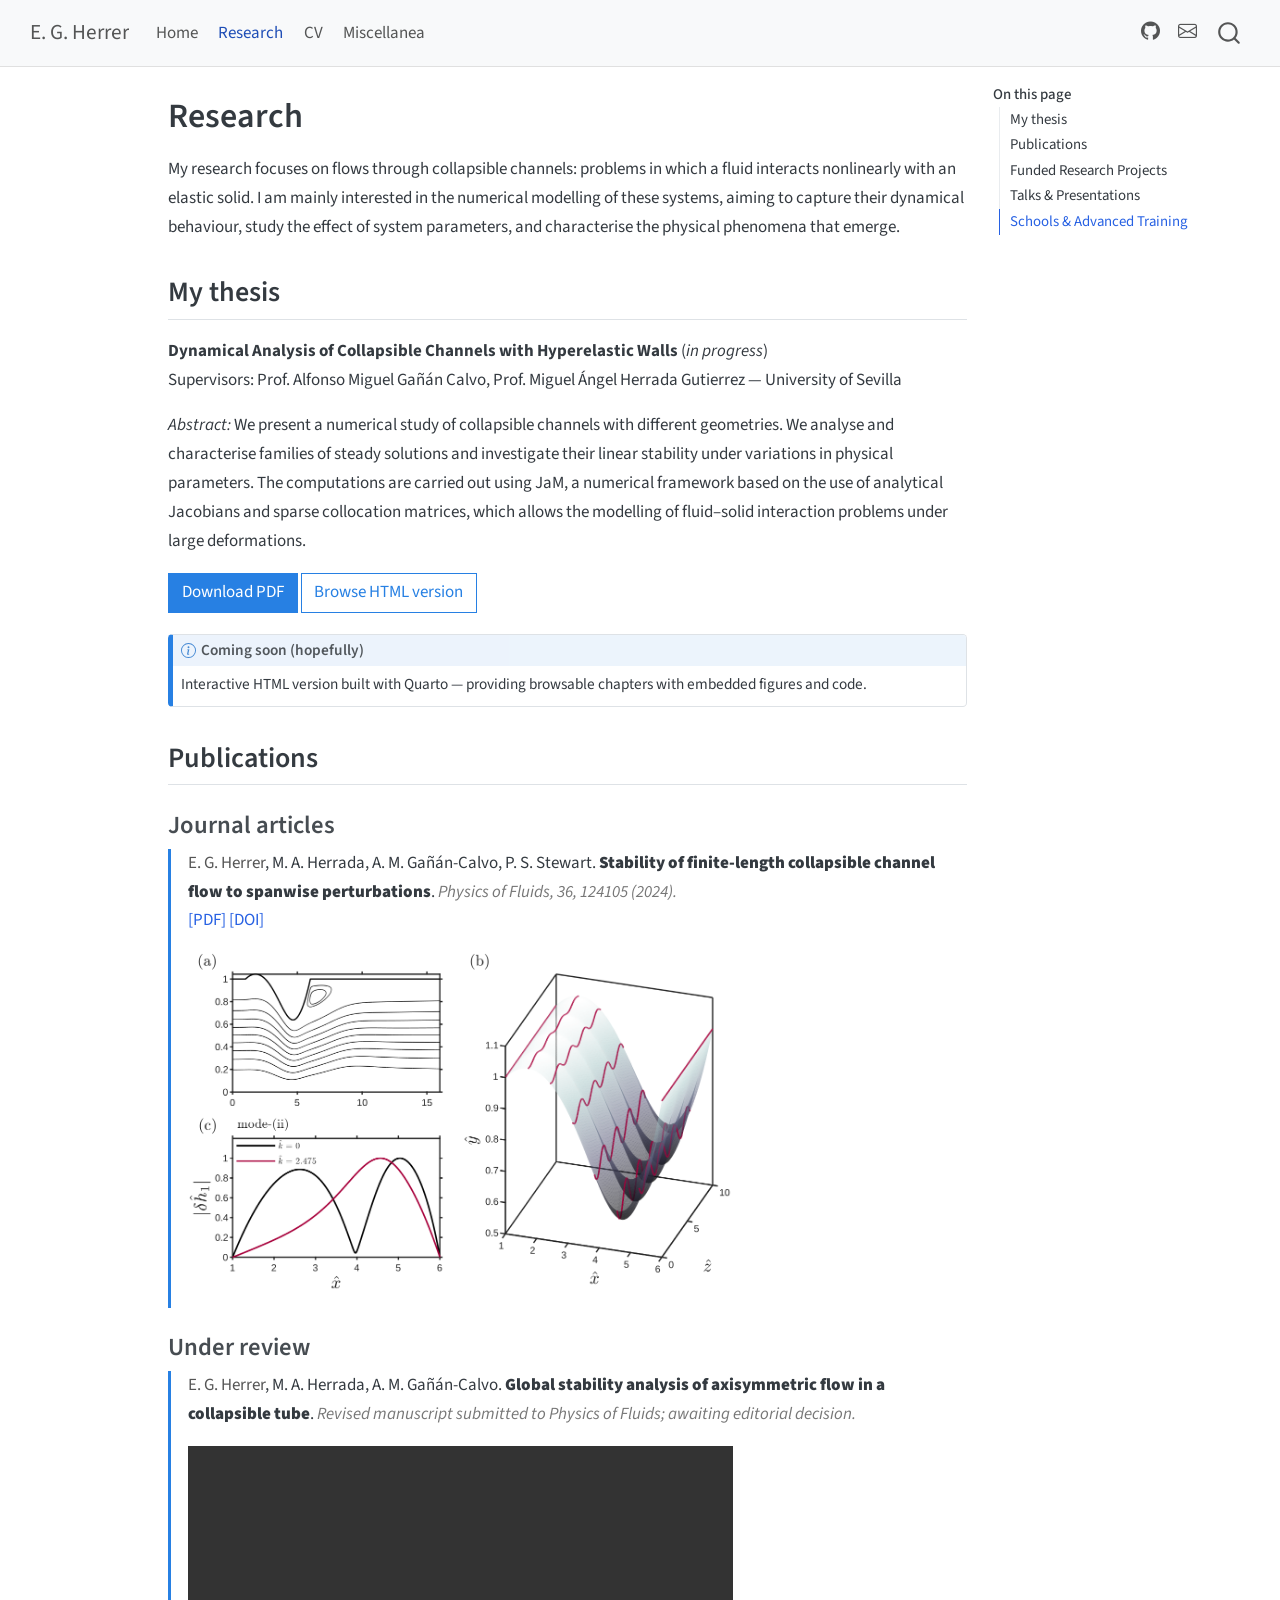
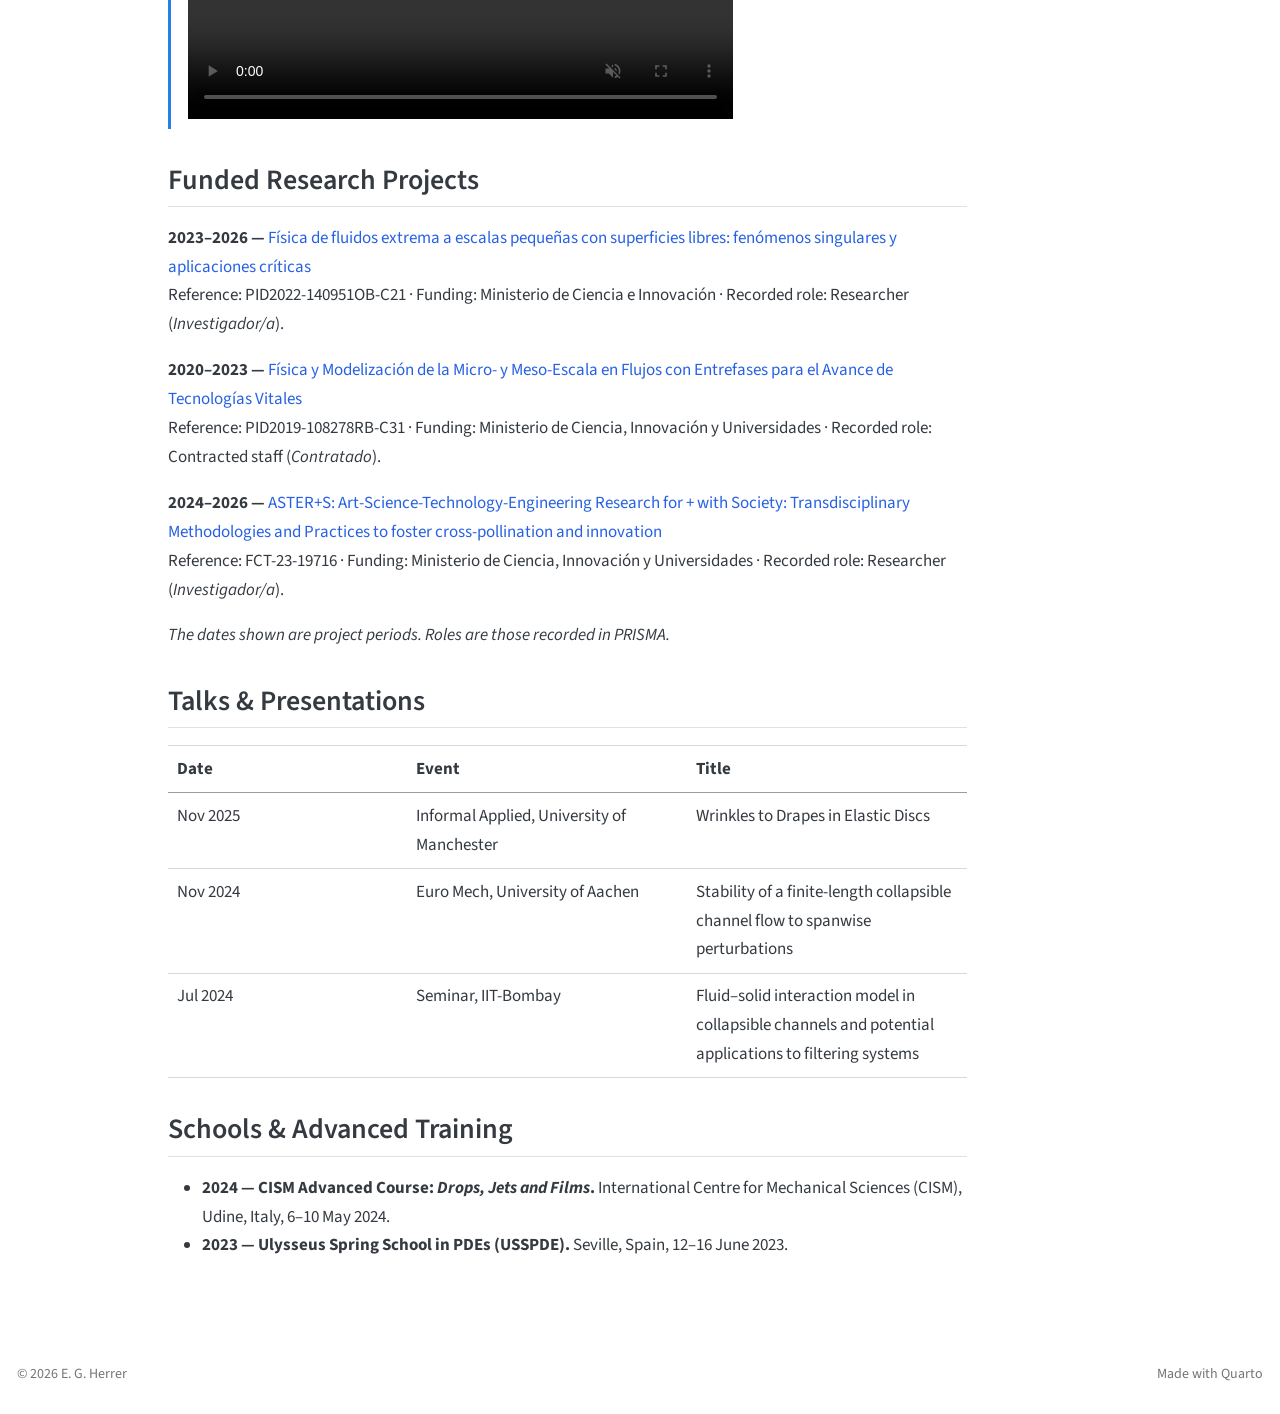
<file: research.html>
<!DOCTYPE html>
<html xmlns="http://www.w3.org/1999/xhtml" lang="en" xml:lang="en"><head>

<meta charset="utf-8">
<meta name="generator" content="quarto-1.11.9">

<meta name="viewport" content="width=device-width, initial-scale=1.0, user-scalable=yes">


<title>Research – E. G. Herrer</title>
<style>
/* Default styles provided by pandoc.
** See https://pandoc.org/MANUAL.html#variables-for-html for config info.
*/
span.smallcaps{font-variant: small-caps;}
div.columns{display: flex; gap: 1.5em;}
div.column{flex: auto;}
@media screen {
div.columns{gap: min(4vw, 1.5em);}
div.column{overflow-x: auto;}
}
div.hanging-indent{margin-left: 1.5em; text-indent: -1.5em;}
ul.task-list{list-style: none;}
ul.task-list li input[type="checkbox"] {
  width: 0.8em;
  margin: 0 0.8em 0.2em -1em; /* quarto-specific, see https://github.com/quarto-dev/quarto-cli/issues/4556 */ 
  vertical-align: middle;
}
</style>


<script src="site_libs/quarto-nav/quarto-nav.js"></script>
<script src="site_libs/quarto-nav/headroom.min.js"></script>
<script src="site_libs/clipboard/clipboard.min.js"></script>
<script src="site_libs/quarto-search/autocomplete.umd.js"></script>
<script src="site_libs/quarto-search/fuse.min.js"></script>
<script src="site_libs/quarto-search/quarto-search.js"></script>
<meta name="quarto:offset" content="./">
<script src="site_libs/quarto-html/quarto.js" type="module"></script>
<script src="site_libs/quarto-html/tabsets/tabsets.js" type="module"></script>
<script src="site_libs/quarto-html/scrollable-regions/scrollable-regions.js" type="module"></script>
<script src="site_libs/quarto-html/popper.min.js"></script>
<script src="site_libs/quarto-html/tippy.umd.min.js"></script>
<script src="site_libs/quarto-html/anchor.min.js"></script>
<link href="site_libs/quarto-html/tippy.css" rel="stylesheet">
<link href="site_libs/quarto-html/quarto-syntax-highlighting-63b5708e65d6cd79cd7618c58d0c21e7.css" rel="stylesheet" id="quarto-text-highlighting-styles">
<script src="site_libs/bootstrap/bootstrap.min.js"></script>
<link href="site_libs/bootstrap/bootstrap-icons.css" rel="stylesheet">
<link href="site_libs/bootstrap/bootstrap-8d3ad9c781c51ccd60b292c95058b2c2.min.css" rel="stylesheet" append-hash="true" id="quarto-bootstrap" data-mode="light">
<script id="quarto-search-options" type="application/json">{
  "location": "navbar",
  "copy-button": false,
  "collapse-after": 3,
  "panel-placement": "end",
  "type": "overlay",
  "limit": 50,
  "keyboard-shortcut": [
    "f",
    "/",
    "s"
  ],
  "show-item-context": false,
  "language": {
    "search-no-results-text": "No results",
    "search-matching-documents-text": "matching documents",
    "search-copy-link-title": "Copy link to search",
    "search-hide-matches-text": "Hide additional matches",
    "search-more-match-text": "more match in this document",
    "search-more-matches-text": "more matches in this document",
    "search-clear-button-title": "Clear",
    "search-text-placeholder": "",
    "search-detached-cancel-button-title": "Cancel",
    "search-submit-button-title": "Submit",
    "search-label": "Search"
  }
}</script>


<link rel="stylesheet" href="styles.css">
</head>

<body class="nav-fixed quarto-light"><a id="quarto-skip-link" class="visually-hidden-focusable" href="#quarto-document-content">Skip to main content</a>

<div id="quarto-search-results"></div>
  <header id="quarto-header" class="headroom fixed-top">
    <nav class="navbar navbar-expand-lg " data-bs-theme="dark" aria-label="Site">
      <div class="navbar-container container-fluid">
      <div class="navbar-brand-container mx-auto">
    <a class="navbar-brand" href="./index.html">
    <span class="navbar-title">E. G. Herrer</span>
    </a>
  </div>
          <button class="navbar-toggler" type="button" data-bs-toggle="collapse" data-bs-target="#navbarCollapse" aria-controls="navbarCollapse" aria-expanded="false" aria-label="Toggle navigation" onclick="if (window.quartoToggleHeadroom) { window.quartoToggleHeadroom(); }">
  <span class="navbar-toggler-icon"></span>
</button>
          <div class="collapse navbar-collapse" id="navbarCollapse">
            <ul class="navbar-nav navbar-nav-scroll me-auto">
  <li class="nav-item">
    <a class="nav-link" href="./index.html"> 
<span class="menu-text">Home</span></a>
  </li>  
  <li class="nav-item">
    <a class="nav-link active" href="./research.html" aria-current="page"> 
<span class="menu-text">Research</span></a>
  </li>  
  <li class="nav-item">
    <a class="nav-link" href="./cv.html"> 
<span class="menu-text">CV</span></a>
  </li>  
  <li class="nav-item">
    <a class="nav-link" href="./miscellanea.html"> 
<span class="menu-text">Miscellanea</span></a>
  </li>  
</ul>
            <ul class="navbar-nav navbar-nav-scroll ms-auto">
  <li class="nav-item compact">
    <a class="nav-link" href="https://github.com/emgonzher"> <i class="bi bi-github" role="img">
</i> 
<span class="menu-text"></span></a>
  </li>  
  <li class="nav-item compact">
    <a class="nav-link" href="mailto:emiherrer@gmail.com"> <i class="bi bi-envelope" role="img">
</i> 
<span class="menu-text"></span></a>
  </li>  
</ul>
          </div> <!-- /navcollapse -->
            <div class="quarto-navbar-tools">
</div>
            <div id="quarto-search" class="" title="Search"></div>
      </div> <!-- /container-fluid -->
    </nav>
</header>
<!-- content -->
<div id="quarto-content" class="quarto-container page-columns page-rows-contents page-layout-article page-navbar">
<!-- sidebar -->
<!-- margin-sidebar -->
    <div id="quarto-margin-sidebar" class="sidebar margin-sidebar">
        <nav id="TOC" role="doc-toc" aria-labelledby="toc-title" class="toc-active">
    <h2 id="toc-title">On this page</h2>
   
  <ul>
  <li><a href="#my-thesis" id="toc-my-thesis" class="nav-link active" data-scroll-target="#my-thesis">My thesis</a></li>
  <li><a href="#publications" id="toc-publications" class="nav-link" data-scroll-target="#publications">Publications</a>
  <ul class="collapse">
  <li><a href="#journal-articles" id="toc-journal-articles" class="nav-link" data-scroll-target="#journal-articles">Journal articles</a></li>
  <li><a href="#under-review" id="toc-under-review" class="nav-link" data-scroll-target="#under-review">Under review</a></li>
  </ul></li>
  <li><a href="#funded-research-projects" id="toc-funded-research-projects" class="nav-link" data-scroll-target="#funded-research-projects">Funded Research Projects</a></li>
  <li><a href="#talks-presentations" id="toc-talks-presentations" class="nav-link" data-scroll-target="#talks-presentations">Talks &amp; Presentations</a></li>
  <li><a href="#schools-advanced-training" id="toc-schools-advanced-training" class="nav-link" data-scroll-target="#schools-advanced-training">Schools &amp; Advanced Training</a></li>
  </ul>
</nav>
    </div>
<!-- main -->
<main class="content" id="quarto-document-content" tabindex="-1">

<header id="title-block-header" class="quarto-title-block default">
<div class="quarto-title">
<h1 class="title">Research</h1>
</div>



<div class="quarto-title-meta">

    
  
    
  </div>
  


</header>


<p>My research focuses on flows through collapsible channels: problems in which a fluid interacts nonlinearly with an elastic solid. I am mainly interested in the numerical modelling of these systems, aiming to capture their dynamical behaviour, study the effect of system parameters, and characterise the physical phenomena that emerge.</p>
<section id="my-thesis" class="level2">
<h2 class="anchored" data-anchor-id="my-thesis">My thesis</h2>
<p><strong>Dynamical Analysis of Collapsible Channels with Hyperelastic Walls</strong> (<em>in progress</em>)<br>
Supervisors: Prof.&nbsp;Alfonso Miguel Gañán Calvo, Prof.&nbsp;Miguel Ángel Herrada Gutierrez — University of Sevilla</p>
<p><em>Abstract:</em> We present a numerical study of collapsible channels with different geometries. We analyse and characterise families of steady solutions and investigate their linear stability under variations in physical parameters. The computations are carried out using JaM, a numerical framework based on the use of analytical Jacobians and sparse collocation matrices, which allows the modelling of fluid–solid interaction problems under large deformations.</p>
<p><a href="research/thesis/thesis.pdf" class="btn btn-primary">Download PDF</a> <a href="research/thesis/" class="btn btn-outline-primary">Browse HTML version</a></p>
<div class="callout callout-style-default callout-note callout-titled">
<div class="callout-header d-flex align-content-center">
<div class="callout-icon-container">
<i class="callout-icon"></i>
</div>
<div class="callout-title-container flex-fill">
<span class="screen-reader-only">Note</span>Coming soon (hopefully)
</div>
</div>
<div class="callout-body-container callout-body">
<p>Interactive HTML version built with Quarto — providing browsable chapters with embedded figures and code.</p>
</div>
</div>
</section>
<section id="publications" class="level2">
<h2 class="anchored" data-anchor-id="publications">Publications</h2>
<section id="journal-articles" class="level3">
<h3 class="anchored" data-anchor-id="journal-articles">Journal articles</h3>
<div class="pub-entry">
<p><span class="pub-authors">E. G. Herrer</span>, M. A. Herrada, A. M. Gañán-Calvo, P. S. Stewart. <span class="pub-title"><strong>Stability of finite-length collapsible channel flow to spanwise perturbations</strong></span>. <span class="pub-venue"><em>Physics of Fluids</em>, 36, 124105 (2024).</span><br>
<a href="https://pubs.aip.org/aip/pof/article-pdf/doi/10.1063/5.0237604/20279061/124105_1_5.0237604.pdf">[PDF]</a> <a href="https://doi.org/10.1063/5.0237604">[DOI]</a></p>
<div class="quarto-figure quarto-figure-left">
<figure class="figure">
<p><img src="research/pictures/mode_ii_surf.png" class="img-fluid quarto-figure quarto-figure-left figure-img" style="width:70.0%" alt="Representative figure from the paper"></p>
</figure>
</div>
</div>
</section>
<section id="under-review" class="level3">
<h3 class="anchored" data-anchor-id="under-review">Under review</h3>
<div class="pub-entry">
<p><span class="pub-authors">E. G. Herrer</span>, M. A. Herrada, A. M. Gañán-Calvo. <span class="pub-title"><strong>Global stability analysis of axisymmetric flow in a collapsible tube</strong></span>. <span class="pub-venue">Revised manuscript submitted to <em>Physics of Fluids</em>; awaiting editorial decision.</span></p>
<video controls="" autoplay="" loop="" muted="" playsinline="" style="width:70%;">
  <source src="research/pictures/axi_oscillations.mp4" type="video/mp4">
</video>
</div>
</section>
</section>
<section id="funded-research-projects" class="level2">
<h2 class="anchored" data-anchor-id="funded-research-projects">Funded Research Projects</h2>
<p><strong>2023–2026 — <a href="https://prisma.us.es/financiacion/16624">Física de fluidos extrema a escalas pequeñas con superficies libres: fenómenos singulares y aplicaciones críticas</a></strong><br>
Reference: PID2022-140951OB-C21 · Funding: Ministerio de Ciencia e Innovación · Recorded role: Researcher (<em>Investigador/a</em>).</p>
<p><strong>2020–2023 — <a href="https://prisma.us.es/financiacion/3385">Física y Modelización de la Micro- y Meso-Escala en Flujos con Entrefases para el Avance de Tecnologías Vitales</a></strong><br>
Reference: PID2019-108278RB-C31 · Funding: Ministerio de Ciencia, Innovación y Universidades · Recorded role: Contracted staff (<em>Contratado</em>).</p>
<p><strong>2024–2026 — <a href="https://prisma.us.es/financiacion/17659">ASTER+S: Art-Science-Technology-Engineering Research for + with Society: Transdisciplinary Methodologies and Practices to foster cross-pollination and innovation</a></strong><br>
Reference: FCT-23-19716 · Funding: Ministerio de Ciencia, Innovación y Universidades · Recorded role: Researcher (<em>Investigador/a</em>).</p>
<p><em>The dates shown are project periods. Roles are those recorded in PRISMA.</em></p>
</section>
<section id="talks-presentations" class="level2">
<h2 class="anchored" data-anchor-id="talks-presentations">Talks &amp; Presentations</h2>
<table class="caption-top table">
<colgroup>
<col style="width: 30%">
<col style="width: 35%">
<col style="width: 35%">
</colgroup>
<thead>
<tr class="header">
<th>Date</th>
<th>Event</th>
<th>Title</th>
</tr>
</thead>
<tbody>
<tr class="odd">
<td>Nov 2025</td>
<td>Informal Applied, University of Manchester</td>
<td>Wrinkles to Drapes in Elastic Discs</td>
</tr>
<tr class="even">
<td>Nov 2024</td>
<td>Euro Mech, University of Aachen</td>
<td>Stability of a finite-length collapsible channel flow to spanwise perturbations</td>
</tr>
<tr class="odd">
<td>Jul 2024</td>
<td>Seminar, IIT-Bombay</td>
<td>Fluid–solid interaction model in collapsible channels and potential applications to filtering systems</td>
</tr>
</tbody>
</table>
</section>
<section id="schools-advanced-training" class="level2">
<h2 class="anchored" data-anchor-id="schools-advanced-training">Schools &amp; Advanced Training</h2>
<ul>
<li><strong>2024 — CISM Advanced Course: <em>Drops, Jets and Films</em>.</strong> International Centre for Mechanical Sciences (CISM), Udine, Italy, 6–10 May 2024.</li>
<li><strong>2023 — Ulysseus Spring School in PDEs (USSPDE).</strong> Seville, Spain, 12–16 June 2023.</li>
</ul>


</section>

</main> <!-- /main -->
<script id="quarto-html-after-body" type="application/javascript">
  window.document.addEventListener("DOMContentLoaded", function (event) {
    const icon = "";
    const anchorJS = new window.AnchorJS();
    anchorJS.options = {
      placement: 'right',
      icon: icon
    };
    anchorJS.add('.anchored');
    const isCodeAnnotation = (el) => {
      for (const clz of el.classList) {
        if (clz.startsWith('code-annotation-')) {                     
          return true;
        }
      }
      return false;
    }
    const onCopySuccess = function(e) {
      // button target
      const button = e.trigger;
      // don't keep focus
      button.blur();
      // flash "checked"
      button.classList.add('code-copy-button-checked');
      var currentTitle = button.getAttribute("title");
      button.setAttribute("title", "Copied!");
      let tooltip;
      if (window.bootstrap) {
        button.setAttribute("data-bs-toggle", "tooltip");
        button.setAttribute("data-bs-placement", "left");
        button.setAttribute("data-bs-title", "Copied!");
        tooltip = new bootstrap.Tooltip(button, 
          { trigger: "manual", 
            customClass: "code-copy-button-tooltip",
            offset: [0, -8]});
        tooltip.show();    
      }
      setTimeout(function() {
        if (tooltip) {
          tooltip.hide();
          button.removeAttribute("data-bs-title");
          button.removeAttribute("data-bs-toggle");
          button.removeAttribute("data-bs-placement");
        }
        button.setAttribute("title", currentTitle);
        button.classList.remove('code-copy-button-checked');
      }, 1000);
      // clear code selection
      e.clearSelection();
    }
    const getTextToCopy = function(trigger) {
      const outerScaffold = trigger.parentElement.cloneNode(true);
      const codeEl = outerScaffold.querySelector('code');
      for (const childEl of codeEl.children) {
        if (isCodeAnnotation(childEl)) {
          childEl.remove();
        }
      }
      return codeEl.innerText;
    }
    const clipboard = new window.ClipboardJS('.code-copy-button:not([data-in-quarto-modal])', {
      text: getTextToCopy
    });
    clipboard.on('success', onCopySuccess);
    if (window.document.getElementById('quarto-embedded-source-code-modal')) {
      const clipboardModal = new window.ClipboardJS('.code-copy-button[data-in-quarto-modal]', {
        text: getTextToCopy,
        container: window.document.getElementById('quarto-embedded-source-code-modal')
      });
      clipboardModal.on('success', onCopySuccess);
    }
      var localhostRegex = new RegExp(/^(?:http|https):\/\/localhost\:?[0-9]*\//);
      var mailtoRegex = new RegExp(/^mailto:/);
        var filterRegex = new RegExp("https:\/\/emgonzher\.github\.io\/");
      var isInternal = (href) => {
          return filterRegex.test(href) || localhostRegex.test(href) || mailtoRegex.test(href);
      }
      // Inspect non-navigation links and adorn them if external
      window.quartoDecorateExternalLinks = function (root) {
     var links = (root || window.document).querySelectorAll('a[href]:not(.nav-link):not(.navbar-brand):not(.toc-action):not(.sidebar-link):not(.sidebar-item-toggle):not(.pagination-link):not(.no-external):not([aria-hidden]):not(.dropdown-item):not(.quarto-navigation-tool):not(.about-link)');
      for (var i=0; i<links.length; i++) {
        const link = links[i];
        if (!isInternal(link.href)) {
          // undo the damage that might have been done by quarto-nav.js in the case of
          // links that we want to consider external
          if (link.dataset.originalHref !== undefined) {
            link.href = link.dataset.originalHref;
          }
          if (!link.classList.contains('no-external-icon')) {
          }
        }
      }
      };
      window.quartoDecorateExternalLinks(window.document);
    // Esc closes the popup (WCAG 1.4.13) and focus leaving both trigger and
    // popup closes it (WCAG 2.4.11); tippy handles neither for interactive popups.
    const hideOnEscAndFocusOut = {
      name: 'hideOnEscAndFocusOut',
      defaultValue: true,
      fn(instance) {
        const dismiss = () => {
          // A show scheduled by the trigger delay would otherwise reopen it
          instance.clearDelayTimeouts();
          instance.hide();
        };
        const onKeyDown = (event) => {
          if (event.key !== 'Escape') {
            return;
          }
          // Keep Esc from also reaching page handlers (e.g. reveal.js overview),
          // except an open reveal.js slide menu, which Esc should close too.
          // The menu handles keys only when its keyboard option is on.
          const menuHandlesEsc = window.Reveal?.getPlugin?.('menu')?.isOpen() &&
            window.Reveal.getConfig().menu?.keyboard !== false;
          if (!menuHandlesEsc) {
            event.stopPropagation();
          }
          if (instance.popper.contains(window.document.activeElement)) {
            // Disabled while refocusing so the focus trigger does not reopen it
            instance.disable();
            instance.reference.focus();
            instance.enable();
          }
          dismiss();
        };
        const onFocusOut = (event) => {
          const target = event.relatedTarget;
          if (target && !instance.reference.contains(target) &&
              !instance.popper.contains(target)) {
            dismiss();
          }
        };
        // On the trigger too: a click trigger (code-annotations: select) has no
        // blur handling. Attached for the instance's lifetime so leaving the
        // trigger also cancels a show still pending on the trigger delay.
        instance.reference.addEventListener('focusout', onFocusOut);
        return {
          onShow() {
            window.document.addEventListener('keydown', onKeyDown, true);
            instance.popper.addEventListener('focusout', onFocusOut);
          },
          onHide() {
            window.document.removeEventListener('keydown', onKeyDown, true);
            instance.popper.removeEventListener('focusout', onFocusOut);
          },
          onDestroy() {
            instance.reference.removeEventListener('focusout', onFocusOut);
          },
        };
      },
    };
    function tippyHover(el, contentFn, onTriggerFn, onUntriggerFn) {
      const config = {
        allowHTML: true,
        maxWidth: 500,
        delay: 100,
        arrow: false,
        appendTo: function(el) {
            return el.parentElement;
        },
        interactive: true,
        interactiveBorder: 10,
        theme: 'quarto',
        placement: 'bottom-start',
        plugins: [hideOnEscAndFocusOut],
      };
      if (contentFn) {
        config.content = contentFn;
      }
      if (onTriggerFn) {
        config.onTrigger = onTriggerFn;
      }
      if (onUntriggerFn) {
        config.onUntrigger = onUntriggerFn;
      }
      window.tippy(el, config); 
    }
    const noterefs = window.document.querySelectorAll('a[role="doc-noteref"]');
    for (var i=0; i<noterefs.length; i++) {
      const ref = noterefs[i];
      tippyHover(ref, function() {
        // use id or data attribute instead here
        let href = ref.getAttribute('data-footnote-href') || ref.getAttribute('href');
        try { href = new URL(href).hash; } catch {}
        const id = href.replace(/^#\/?/, "");
        const note = window.document.getElementById(id);
        if (note) {
          return note.innerHTML;
        } else {
          return "";
        }
      });
    }
    const xrefs = window.document.querySelectorAll('a.quarto-xref');
    const processXRef = (id, note) => {
      // Strip column container classes
      const stripColumnClz = (el) => {
        el.classList.remove("page-full", "page-columns");
        if (el.children) {
          for (const child of el.children) {
            stripColumnClz(child);
          }
        }
      }
      stripColumnClz(note)
      if (id === null || id.startsWith('sec-')) {
        // Special case sections, only their first couple elements
        const container = document.createElement("div");
        if (note.children && note.children.length > 2) {
          container.appendChild(note.children[0].cloneNode(true));
          for (let i = 1; i < note.children.length; i++) {
            const child = note.children[i];
            if (child.tagName === "P" && child.innerText === "") {
              continue;
            } else {
              container.appendChild(child.cloneNode(true));
              break;
            }
          }
          if (window.Quarto?.typesetMath) {
            window.Quarto.typesetMath(container);
          }
          return container.innerHTML
        } else {
          if (window.Quarto?.typesetMath) {
            window.Quarto.typesetMath(note);
          }
          return note.innerHTML;
        }
      } else {
        // Remove any anchor links if they are present
        const anchorLink = note.querySelector('a.anchorjs-link');
        if (anchorLink) {
          anchorLink.remove();
        }
        if (window.Quarto?.typesetMath) {
          window.Quarto.typesetMath(note);
        }
        if (note.classList.contains("callout")) {
          return note.outerHTML;
        } else {
          return note.innerHTML;
        }
      }
    }
    for (var i=0; i<xrefs.length; i++) {
      const xref = xrefs[i];
      tippyHover(xref, undefined, function(instance) {
        instance.disable();
        let url = xref.getAttribute('href');
        let hash = undefined; 
        if (url.startsWith('#')) {
          hash = url;
        } else {
          try { hash = new URL(url).hash; } catch {}
        }
        if (hash) {
          const id = hash.replace(/^#\/?/, "");
          const note = window.document.getElementById(id);
          if (note !== null) {
            try {
              const html = processXRef(id, note.cloneNode(true));
              instance.setContent(html);
            } finally {
              instance.enable();
              instance.show();
            }
          } else {
            // See if we can fetch this
            fetch(url.split('#')[0])
            .then(res => res.text())
            .then(html => {
              const parser = new DOMParser();
              const htmlDoc = parser.parseFromString(html, "text/html");
              const note = htmlDoc.getElementById(id);
              if (note !== null) {
                const html = processXRef(id, note);
                instance.setContent(html);
              } 
            }).finally(() => {
              instance.enable();
              instance.show();
            });
          }
        } else {
          // See if we can fetch a full url (with no hash to target)
          // This is a special case and we should probably do some content thinning / targeting
          fetch(url)
          .then(res => res.text())
          .then(html => {
            const parser = new DOMParser();
            const htmlDoc = parser.parseFromString(html, "text/html");
            const note = htmlDoc.querySelector('main.content');
            if (note !== null) {
              // This should only happen for chapter cross references
              // (since there is no id in the URL)
              // remove the first header
              if (note.children.length > 0 && note.children[0].tagName === "HEADER") {
                note.children[0].remove();
              }
              const html = processXRef(null, note);
              instance.setContent(html);
            } 
          }).finally(() => {
            instance.enable();
            instance.show();
          });
        }
      }, function(instance) {
      });
    }
        let selectedAnnoteEl;
        const selectorForAnnotation = ( cell, annotation) => {
          let cellAttr = 'data-code-cell="' + cell + '"';
          let lineAttr = 'data-code-annotation="' +  annotation + '"';
          const selector = 'span[' + cellAttr + '][' + lineAttr + ']';
          return selector;
        }
        const selectCodeLines = (annoteEl) => {
          const doc = window.document;
          const targetCell = annoteEl.getAttribute("data-target-cell");
          const targetAnnotation = annoteEl.getAttribute("data-target-annotation");
          const annoteSpan = window.document.querySelector(selectorForAnnotation(targetCell, targetAnnotation));
          const lines = annoteSpan.getAttribute("data-code-lines").split(",");
          const lineIds = lines.map((line) => {
            return targetCell + "-" + line;
          })
          // Each band is positioned against its own containing block, which is
          // not the offsetParent of the lines, so place it from client rects.
          const placeBand = (band, firstEl, lastEl, codeBlock) => {
            const container = band.offsetParent;
            if (container === null) {
              return;
            }
            const containerRect = container.getBoundingClientRect();
            // Reveal.js scales slides with a transform, so convert client
            // pixels back to the CSS pixels of the container.
            const scale = containerRect.height / container.offsetHeight || 1;
            const firstRect = firstEl.getBoundingClientRect();
            const lastRect = lastEl.getBoundingClientRect();
            const top = (firstRect.top - containerRect.top) / scale - container.clientTop + container.scrollTop;
            const height = (lastRect.bottom - firstRect.top) / scale;
            band.style.top = top - 2 + "px";
            band.style.height = height + 4 + "px";
            if (codeBlock) {
              // Without the copy button wrapper, the containing block is wider
              // than the code block, so span the code block explicitly.
              const blockRect = codeBlock.getBoundingClientRect();
              band.style.left = (blockRect.left - containerRect.left) / scale - container.clientLeft + container.scrollLeft + "px";
              band.style.width = blockRect.width / scale + "px";
            }
          };
          if (lineIds.length > 0) {
            const el = window.document.getElementById(lineIds[0]);
            const lastEl = window.document.getElementById(lineIds[lineIds.length - 1]);
            const parent = el.parentElement.parentElement;
            // cook up a div (if necessary) and position it
            let div = window.document.getElementById("code-annotation-line-highlight");
            if (div === null) {
              div = window.document.createElement("div");
              div.setAttribute("id", "code-annotation-line-highlight");
              div.style.position = 'absolute';
              parent.appendChild(div);
            }
            placeBand(div, el, lastEl, parent.closest("div.sourceCode") || parent);
            let gutterDiv = window.document.getElementById("code-annotation-line-highlight-gutter");
            if (gutterDiv === null) {
              gutterDiv = window.document.createElement("div");
              gutterDiv.setAttribute("id", "code-annotation-line-highlight-gutter");
              gutterDiv.style.position = 'absolute';
              const codeCell = window.document.getElementById(targetCell);
              const gutter = codeCell.querySelector('.code-annotation-gutter');
              gutter.appendChild(gutterDiv);
            }
            placeBand(gutterDiv, el, lastEl);
            selectedAnnoteEl = annoteEl;
          }
        };
        const unselectCodeLines = () => {
          const elementsIds = ["code-annotation-line-highlight", "code-annotation-line-highlight-gutter"];
          elementsIds.forEach((elId) => {
            const div = window.document.getElementById(elId);
            if (div) {
              div.remove();
            }
          });
          selectedAnnoteEl = undefined;
        };
          // Handle positioning of the toggle
      window.addEventListener(
        "resize",
        throttle(() => {
          elRect = undefined;
          if (selectedAnnoteEl) {
            selectCodeLines(selectedAnnoteEl);
          }
        }, 10)
      );
      function throttle(fn, ms) {
      let throttle = false;
      let timer;
        return (...args) => {
          if(!throttle) { // first call gets through
              fn.apply(this, args);
              throttle = true;
          } else { // all the others get throttled
              if(timer) clearTimeout(timer); // cancel #2
              timer = setTimeout(() => {
                fn.apply(this, args);
                timer = throttle = false;
              }, ms);
          }
        };
      }
        // Attach click handler to the DT
        const annoteDls = window.document.querySelectorAll('dt[data-target-cell]');
        for (const annoteDlNode of annoteDls) {
          annoteDlNode.addEventListener('click', (event) => {
            const clickedEl = event.target;
            if (clickedEl !== selectedAnnoteEl) {
              unselectCodeLines();
              const activeEl = window.document.querySelector('dt[data-target-cell].code-annotation-active');
              if (activeEl) {
                activeEl.classList.remove('code-annotation-active');
              }
              selectCodeLines(clickedEl);
              clickedEl.classList.add('code-annotation-active');
            } else {
              // Unselect the line
              unselectCodeLines();
              clickedEl.classList.remove('code-annotation-active');
            }
          });
        }
    const findCites = (el) => {
      const parentEl = el.parentElement;
      if (parentEl) {
        const cites = parentEl.dataset.cites;
        if (cites) {
          return {
            el,
            cites: cites.split(' ')
          };
        } else {
          return findCites(el.parentElement)
        }
      } else {
        return undefined;
      }
    };
    var bibliorefs = window.document.querySelectorAll('a[role="doc-biblioref"]');
    for (var i=0; i<bibliorefs.length; i++) {
      const ref = bibliorefs[i];
      const citeInfo = findCites(ref);
      if (citeInfo) {
        tippyHover(citeInfo.el, function() {
          var popup = window.document.createElement('div');
          citeInfo.cites.forEach(function(cite) {
            var citeDiv = window.document.createElement('div');
            citeDiv.classList.add('hanging-indent');
            citeDiv.classList.add('csl-entry');
            var biblioDiv = window.document.getElementById('ref-' + cite);
            if (biblioDiv) {
              citeDiv.innerHTML = biblioDiv.innerHTML;
            }
            popup.appendChild(citeDiv);
          });
          return popup.innerHTML;
        });
      }
    }
  });
  </script>
  <script type="application/javascript">
  window.quartoScrollableRegionsLabels = {"code":"Scrollable code","output":"Scrollable output"};
  </script>
</div> <!-- /content -->
<footer class="footer">
  <div class="nav-footer">
    <div class="nav-footer-left">
<p>© 2026 E. G. Herrer</p>
</div>   
    <div class="nav-footer-center">
      &nbsp;
    </div>
    <div class="nav-footer-right">
<p>Made with <a href="https://quarto.org">Quarto</a></p>
</div>
  </div>
</footer>




</body></html>
</file>
<file: site_libs/quarto-html/tippy.css>
.tippy-box[data-animation=fade][data-state=hidden]{opacity:0}[data-tippy-root]{max-width:calc(100vw - 10px)}.tippy-box{position:relative;background-color:#333;color:#fff;border-radius:4px;font-size:14px;line-height:1.4;white-space:normal;outline:0;transition-property:transform,visibility,opacity}.tippy-box[data-placement^=top]>.tippy-arrow{bottom:0}.tippy-box[data-placement^=top]>.tippy-arrow:before{bottom:-7px;left:0;border-width:8px 8px 0;border-top-color:initial;transform-origin:center top}.tippy-box[data-placement^=bottom]>.tippy-arrow{top:0}.tippy-box[data-placement^=bottom]>.tippy-arrow:before{top:-7px;left:0;border-width:0 8px 8px;border-bottom-color:initial;transform-origin:center bottom}.tippy-box[data-placement^=left]>.tippy-arrow{right:0}.tippy-box[data-placement^=left]>.tippy-arrow:before{border-width:8px 0 8px 8px;border-left-color:initial;right:-7px;transform-origin:center left}.tippy-box[data-placement^=right]>.tippy-arrow{left:0}.tippy-box[data-placement^=right]>.tippy-arrow:before{left:-7px;border-width:8px 8px 8px 0;border-right-color:initial;transform-origin:center right}.tippy-box[data-inertia][data-state=visible]{transition-timing-function:cubic-bezier(.54,1.5,.38,1.11)}.tippy-arrow{width:16px;height:16px;color:#333}.tippy-arrow:before{content:"";position:absolute;border-color:transparent;border-style:solid}.tippy-content{position:relative;padding:5px 9px;z-index:1}
</file>
<file: site_libs/quarto-html/quarto-syntax-highlighting-63b5708e65d6cd79cd7618c58d0c21e7.css>
/* quarto syntax highlight colors */
:root {
  --quarto-hl-ot-color: #003B4F;
  --quarto-hl-at-color: #657422;
  --quarto-hl-ss-color: #20794D;
  --quarto-hl-an-color: #5E5E5E;
  --quarto-hl-fu-color: #4758AB;
  --quarto-hl-st-color: #20794D;
  --quarto-hl-cf-color: #003B4F;
  --quarto-hl-op-color: #5E5E5E;
  --quarto-hl-er-color: #AD0000;
  --quarto-hl-bn-color: #AD0000;
  --quarto-hl-al-color: #AD0000;
  --quarto-hl-va-color: #111111;
  --quarto-hl-bu-color: inherit;
  --quarto-hl-ex-color: inherit;
  --quarto-hl-pp-color: #AD0000;
  --quarto-hl-in-color: #5E5E5E;
  --quarto-hl-vs-color: #20794D;
  --quarto-hl-wa-color: #5E5E5E;
  --quarto-hl-do-color: #5E5E5E;
  --quarto-hl-im-color: #00769E;
  --quarto-hl-ch-color: #20794D;
  --quarto-hl-dt-color: #AD0000;
  --quarto-hl-fl-color: #AD0000;
  --quarto-hl-co-color: #5E5E5E;
  --quarto-hl-cv-color: #5E5E5E;
  --quarto-hl-cn-color: #8f5902;
  --quarto-hl-sc-color: #5E5E5E;
  --quarto-hl-dv-color: #AD0000;
  --quarto-hl-kw-color: #003B4F;
}

/* other quarto variables */
:root {
  --quarto-font-monospace: SFMono-Regular, Menlo, Monaco, Consolas, "Liberation Mono", "Courier New", monospace;
}

/* syntax highlight based on Pandoc's rules */
pre > code.sourceCode > span {
  color: #003B4F;
}

code.sourceCode > span {
  color: #003B4F;
}

div.sourceCode,
div.sourceCode pre.sourceCode {
  color: #003B4F;
}

/* Normal */
code span {
  color: #003B4F;
}

/* Alert */
code span.al {
  color: #AD0000;
  font-style: inherit;
}

/* Annotation */
code span.an {
  color: #5E5E5E;
  font-style: inherit;
}

/* Attribute */
code span.at {
  color: #657422;
  font-style: inherit;
}

/* BaseN */
code span.bn {
  color: #AD0000;
  font-style: inherit;
}

/* BuiltIn */
code span.bu {
  font-style: inherit;
}

/* ControlFlow */
code span.cf {
  color: #003B4F;
  font-weight: bold;
  font-style: inherit;
}

/* Char */
code span.ch {
  color: #20794D;
  font-style: inherit;
}

/* Constant */
code span.cn {
  color: #8f5902;
  font-style: inherit;
}

/* Comment */
code span.co {
  color: #5E5E5E;
  font-style: inherit;
}

/* CommentVar */
code span.cv {
  color: #5E5E5E;
  font-style: italic;
}

/* Documentation */
code span.do {
  color: #5E5E5E;
  font-style: italic;
}

/* DataType */
code span.dt {
  color: #AD0000;
  font-style: inherit;
}

/* DecVal */
code span.dv {
  color: #AD0000;
  font-style: inherit;
}

/* Error */
code span.er {
  color: #AD0000;
  font-style: inherit;
}

/* Extension */
code span.ex {
  font-style: inherit;
}

/* Float */
code span.fl {
  color: #AD0000;
  font-style: inherit;
}

/* Function */
code span.fu {
  color: #4758AB;
  font-style: inherit;
}

/* Import */
code span.im {
  color: #00769E;
  font-style: inherit;
}

/* Information */
code span.in {
  color: #5E5E5E;
  font-style: inherit;
}

/* Keyword */
code span.kw {
  color: #003B4F;
  font-weight: bold;
  font-style: inherit;
}

/* Operator */
code span.op {
  color: #5E5E5E;
  font-style: inherit;
}

/* Other */
code span.ot {
  color: #003B4F;
  font-style: inherit;
}

/* Preprocessor */
code span.pp {
  color: #AD0000;
  font-style: inherit;
}

/* SpecialChar */
code span.sc {
  color: #5E5E5E;
  font-style: inherit;
}

/* SpecialString */
code span.ss {
  color: #20794D;
  font-style: inherit;
}

/* String */
code span.st {
  color: #20794D;
  font-style: inherit;
}

/* Variable */
code span.va {
  color: #111111;
  font-style: inherit;
}

/* VerbatimString */
code span.vs {
  color: #20794D;
  font-style: inherit;
}

/* Warning */
code span.wa {
  color: #5E5E5E;
  font-style: italic;
}

.prevent-inlining {
  content: "</";
}

/*# sourceMappingURL=054cc16b9e9817627be6994582d2ffb5.css.map */
</file>
<file: styles.css>
/* ── Clean, minimal academic site styles ── */

/* Overall feel */
body {
  font-family: 'Source Sans Pro', 'Helvetica Neue', sans-serif;
  line-height: 1.7;
}

/* Navbar - keep it simple */
.navbar {
  border-bottom: 1px solid #e0e0e0;
}

/* Home page profile section */
.profile-photo {
  border-radius: 8px;
  width: 180px;
  height: 180px;
  object-fit: cover;
  margin-bottom: 1rem;
}

.profile-section {
  display: flex;
  align-items: flex-start;
  gap: 2rem;
  margin-bottom: 2rem;
}

@media (max-width: 768px) {
  .profile-section {
    flex-direction: column;
    align-items: center;
    text-align: center;
  }
}

/* Project cards on Code page */
.project-card {
  border: 1px solid #e0e0e0;
  border-radius: 8px;
  padding: 1.5rem;
  margin-bottom: 1rem;
  transition: box-shadow 0.2s;
}

.project-card:hover {
  box-shadow: 0 2px 8px rgba(0,0,0,0.1);
}

.project-card h3 {
  margin-top: 0;
}

/* Publication list */
.pub-entry {
  margin-bottom: 1.5rem;
  padding-left: 1rem;
  border-left: 3px solid #2780e3;
}

.pub-entry .pub-title {
  font-weight: 600;
}

.pub-entry .pub-authors {
  color: #555;
}

.pub-entry .pub-venue {
  font-style: italic;
  color: #777;
}

/* Links - subtle */
a {
  text-decoration: none;
}

a:hover {
  text-decoration: underline;
}

/* Code blocks */
pre {
  border-radius: 6px;
}
</file>
